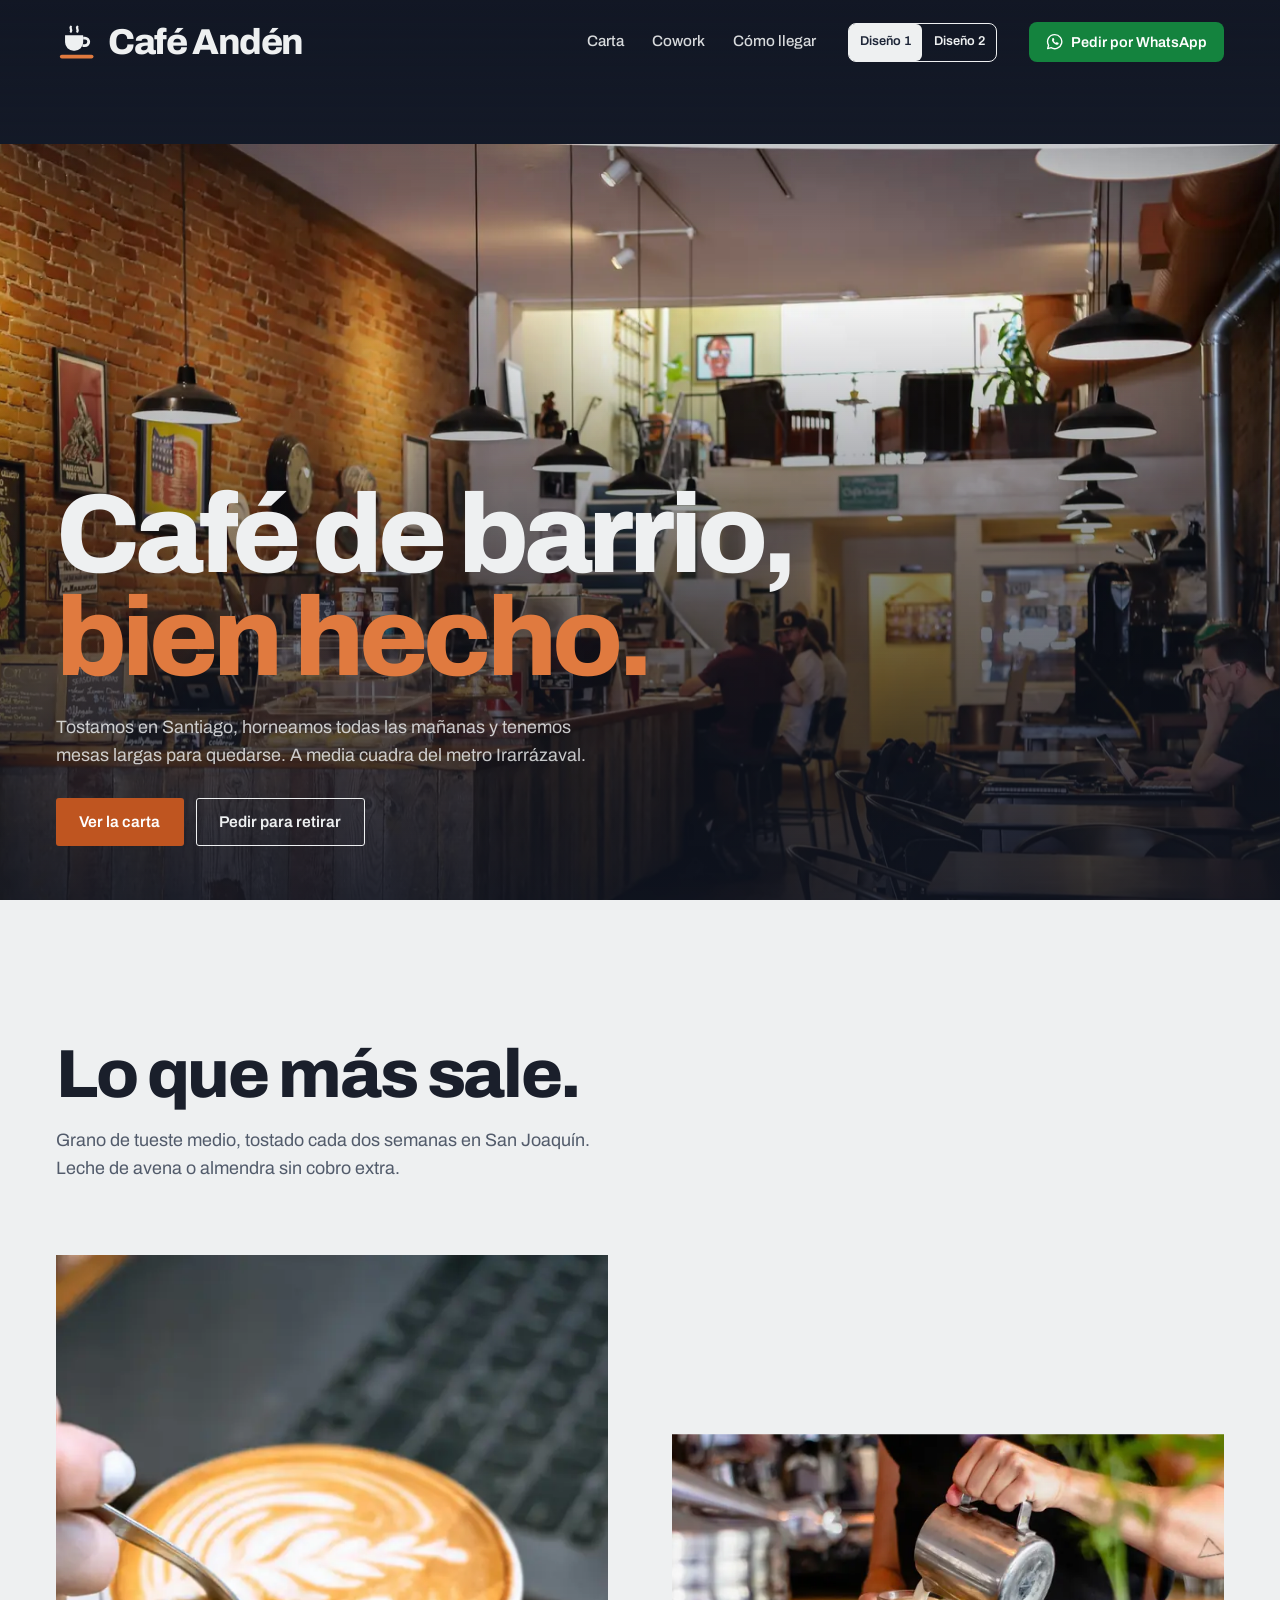
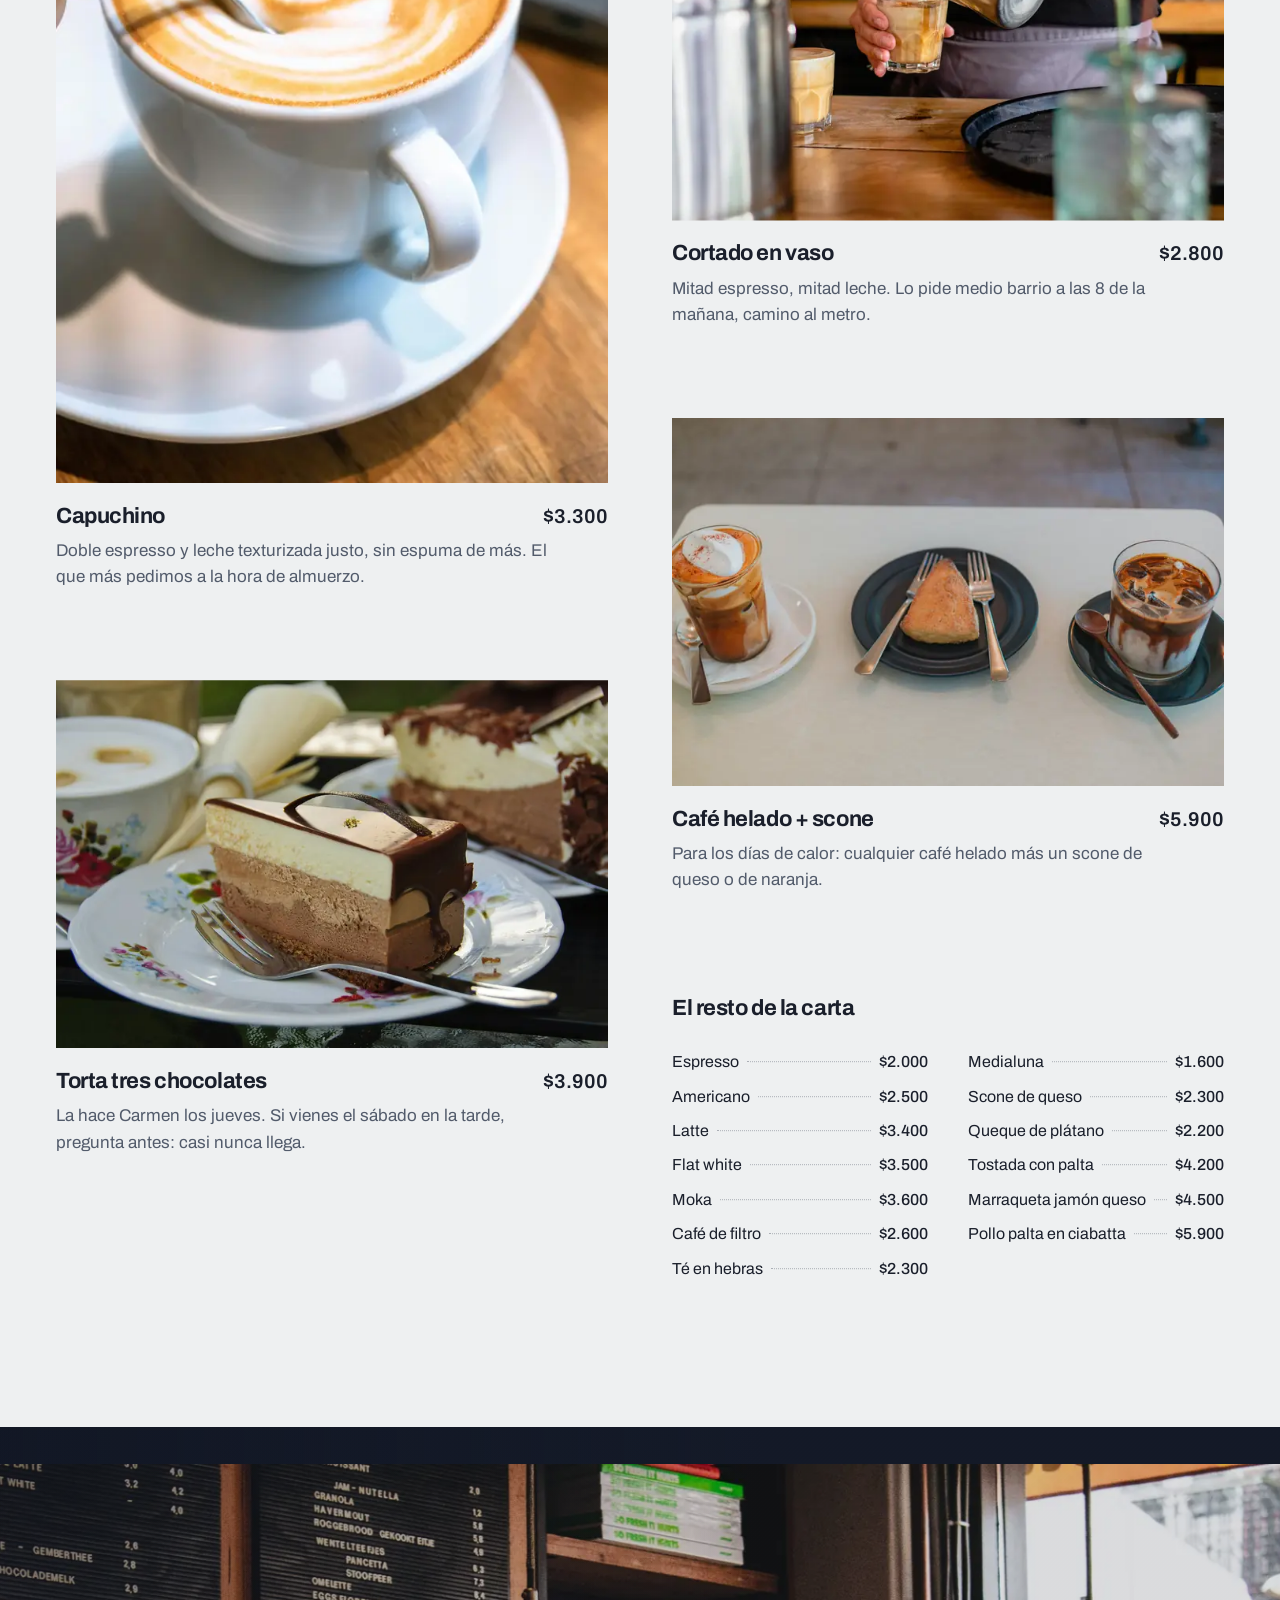
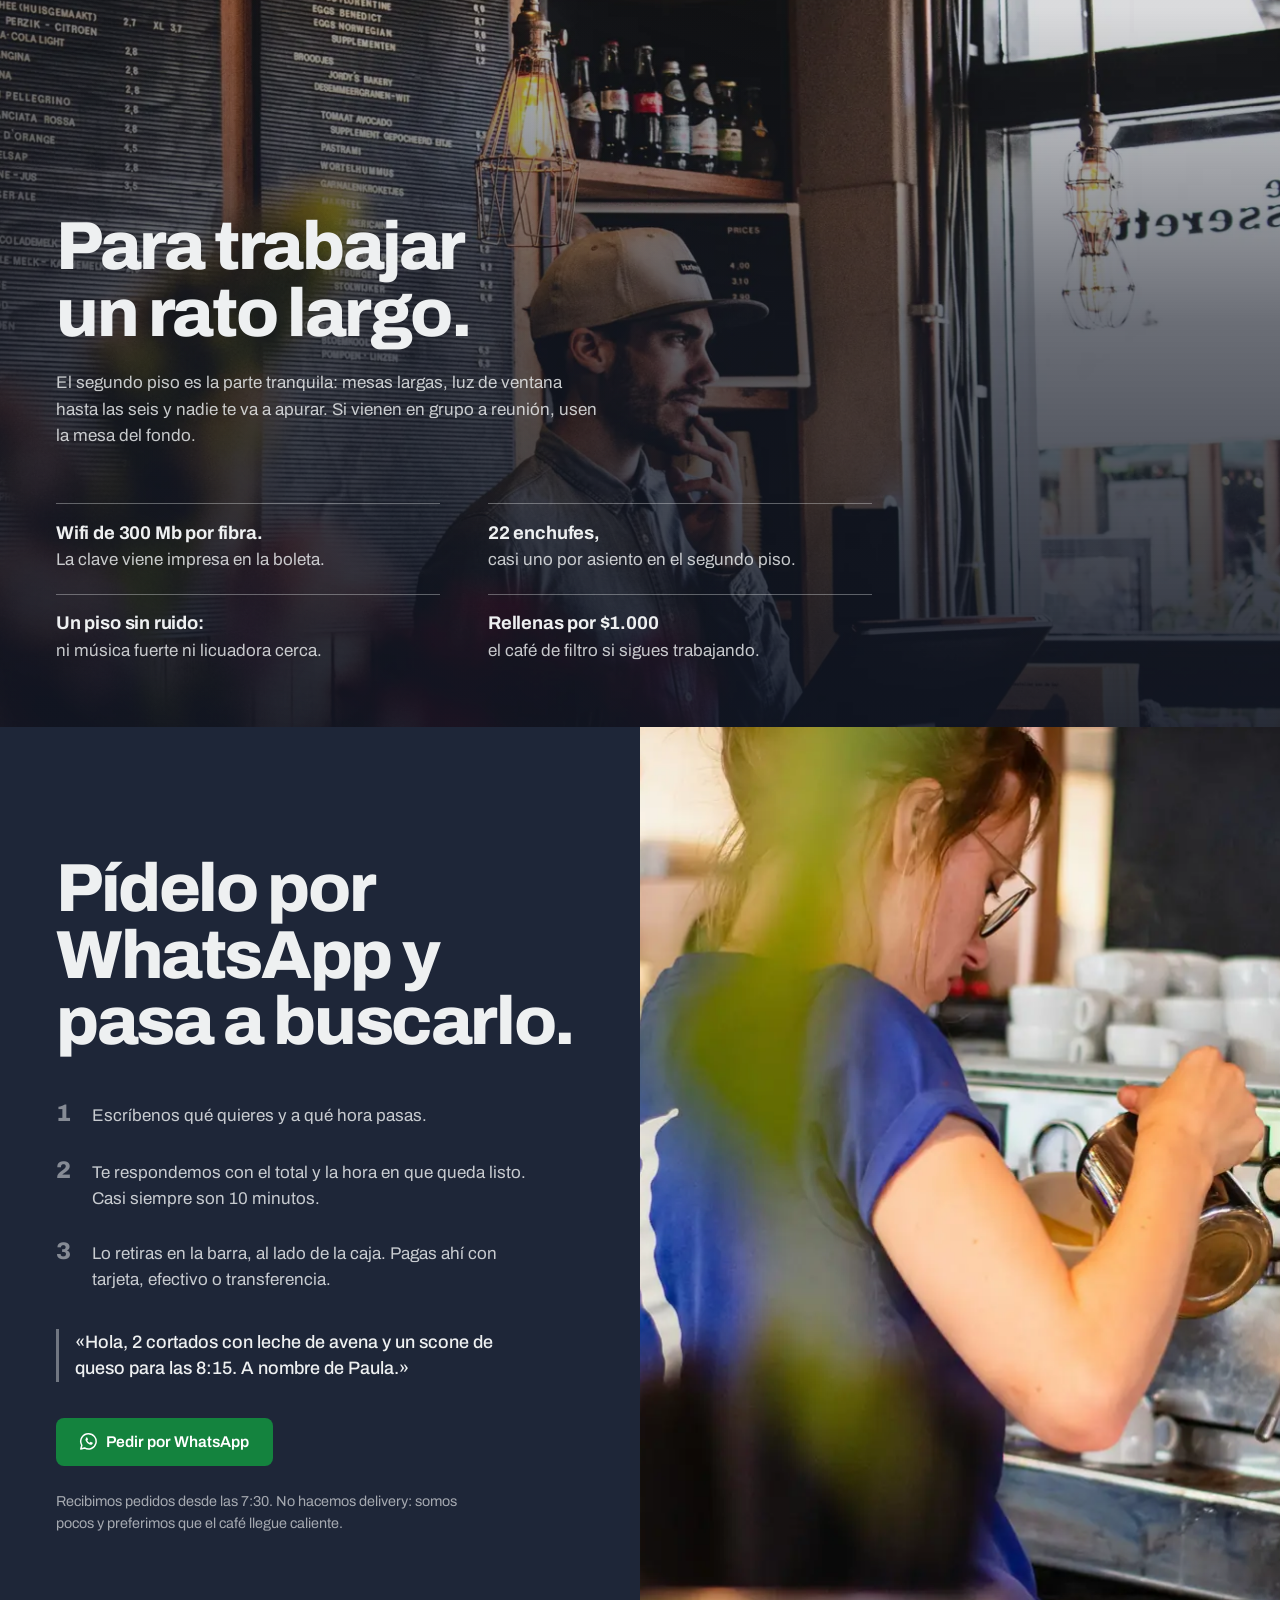
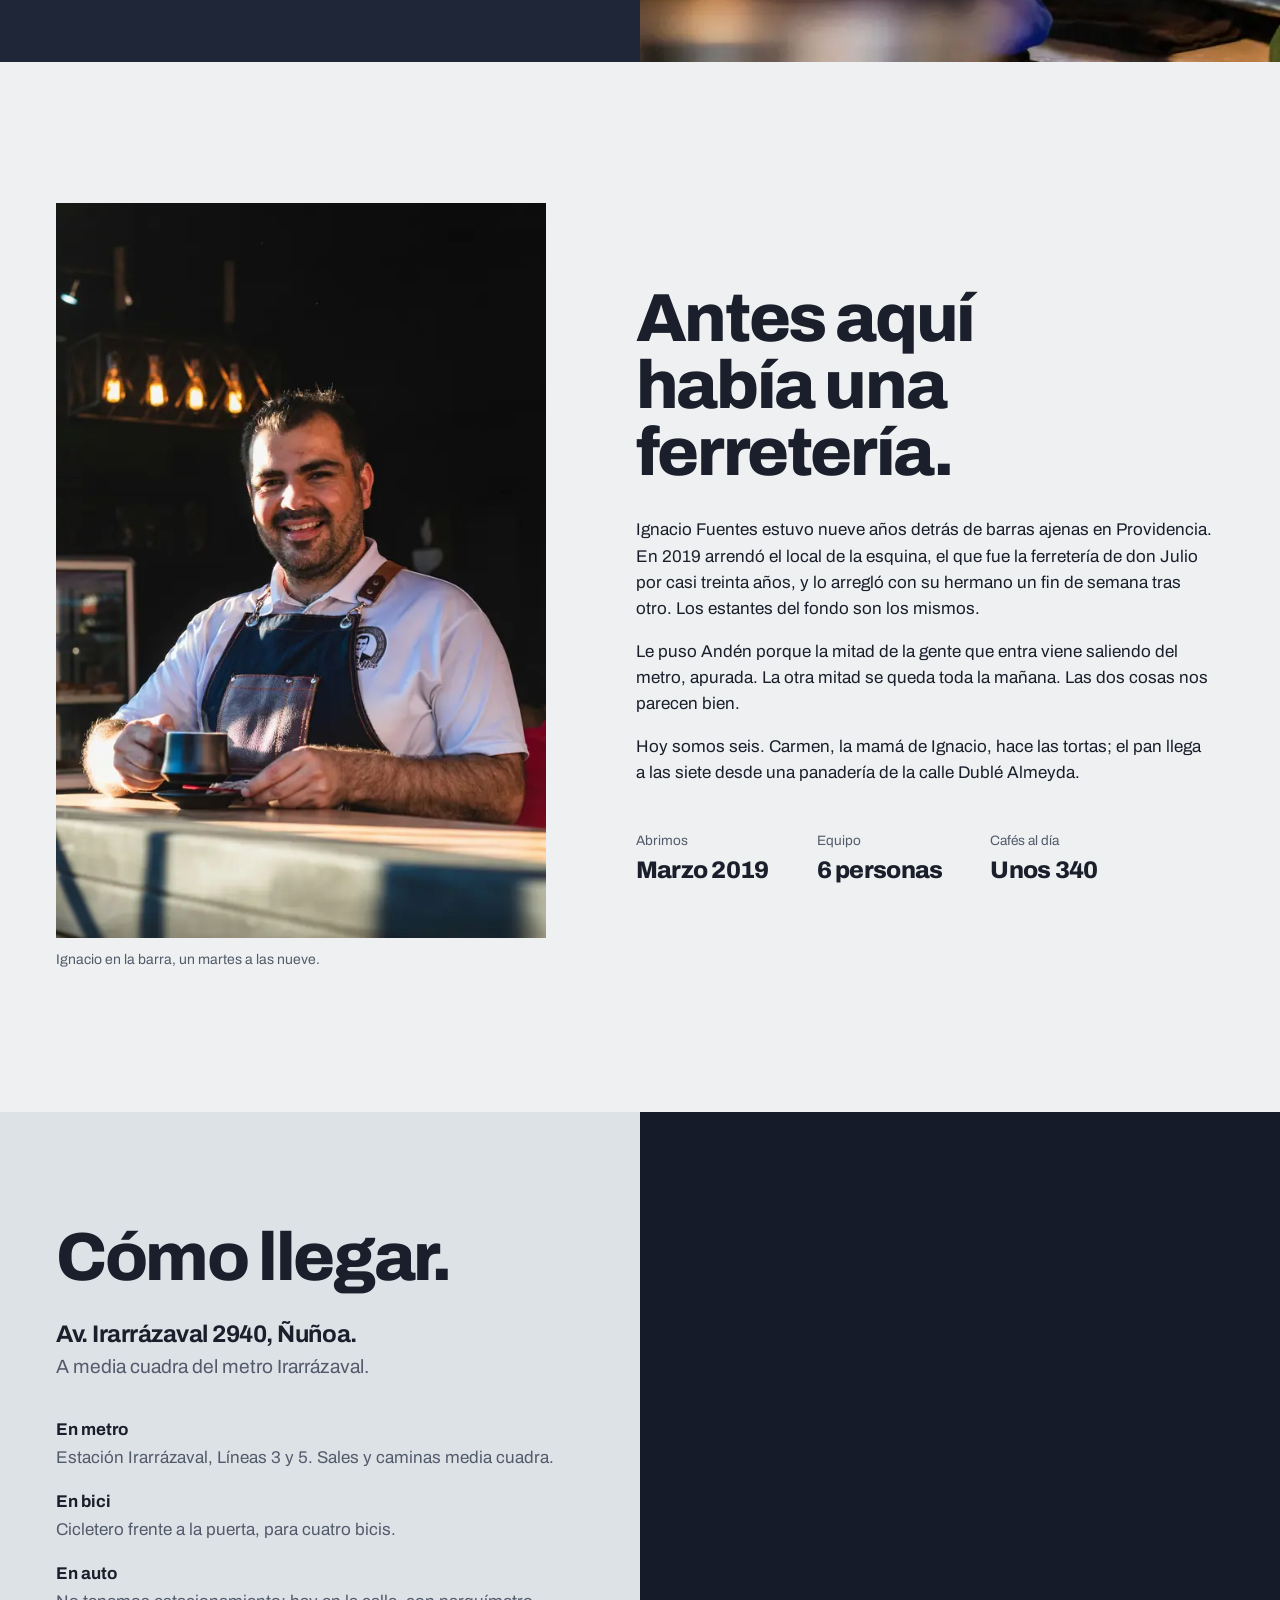
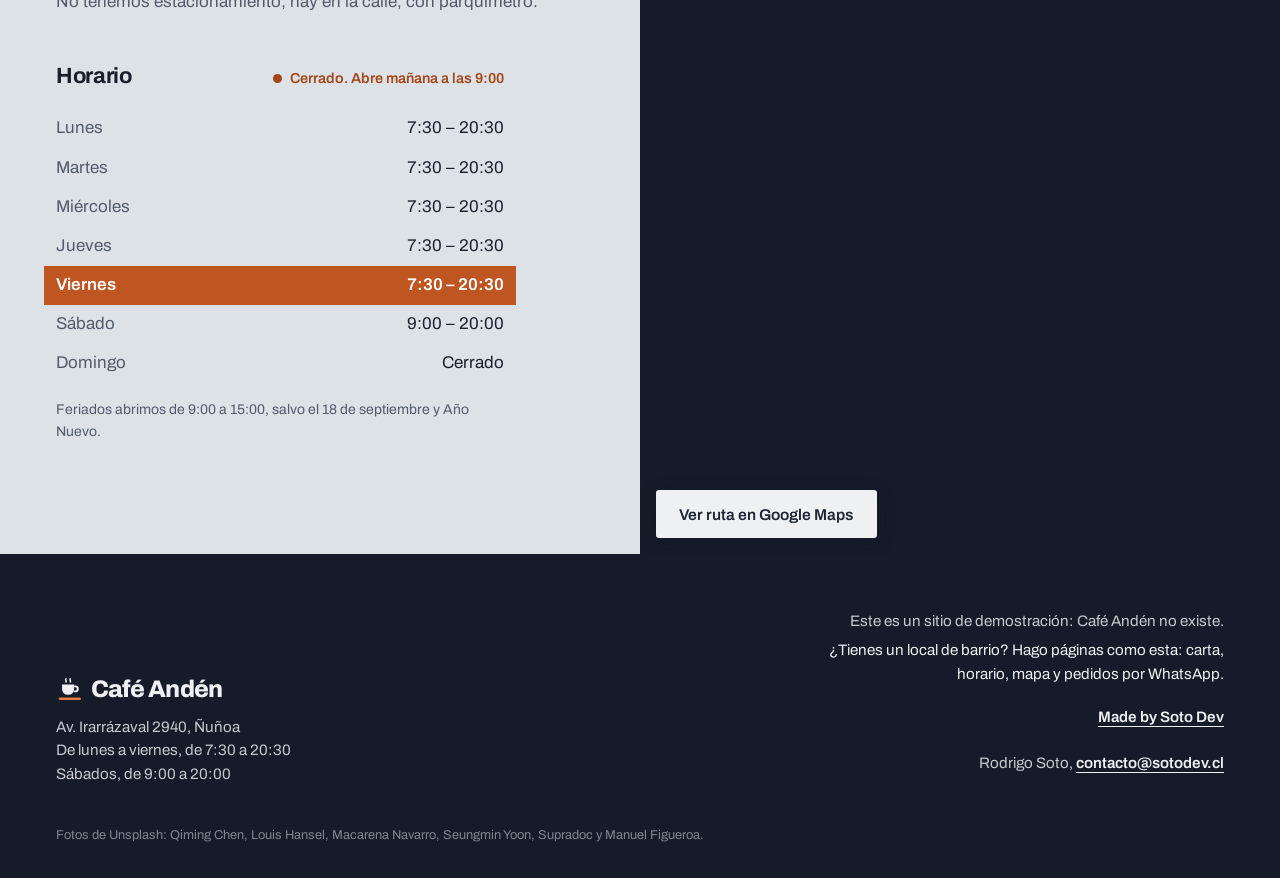
<file: index.html>
<!doctype html>
<html lang="es-CL">
<head>
  <meta charset="utf-8">
  <script>document.documentElement.classList.add('js')</script>
  <meta name="viewport" content="width=device-width, initial-scale=1">
  <title>Café Andén · Café de barrio en Ñuñoa</title>
  <meta name="description" content="Cafetería de barrio a media cuadra del metro Irarrázaval. Café tostado en Santiago, horneado del día, wifi y enchufes, pedidos por WhatsApp para retirar.">
  <meta name="theme-color" content="#1E2638">
  <!-- Fictional business at a real street: keep it out of search results, but let crawlers follow the link to sotodev.cl -->
  <meta name="robots" content="noindex, follow">
  <link rel="icon" href="favicon.svg" type="image/svg+xml">

  <meta property="og:type" content="website">
  <meta property="og:title" content="Café Andén · Café de barrio, bien hecho">
  <meta property="og:description" content="A media cuadra del metro Irarrázaval. Wifi, enchufes y pedidos por WhatsApp para retirar.">
  <meta property="og:image" content="https://cafeteria.sotodev.cl/img/og.jpg">
  <meta property="og:url" content="https://cafeteria.sotodev.cl/">

  <link rel="preconnect" href="https://fonts.googleapis.com">
  <link rel="preconnect" href="https://fonts.gstatic.com" crossorigin>
  <link href="https://fonts.googleapis.com/css2?family=Archivo:wght@400;500;600;700;800&display=swap" rel="stylesheet">
  <link rel="preload" as="image" href="img/local-1600.webp"
        imagesrcset="img/local-960.webp 960w, img/local-1600.webp 1600w, img/local-2400.webp 2400w" imagesizes="100vw">
  <link rel="stylesheet" href="styles.css">
</head>
<body>

  <!-- PORTADA -->
  <header class="hero" id="inicio">
    <img class="hero__img"
         src="img/local-1600.webp"
         srcset="img/local-960.webp 960w, img/local-1600.webp 1600w, img/local-2400.webp 2400w"
         sizes="100vw" width="1600" height="994"
         alt="Interior de Café Andén: barra de madera, muro de ladrillo y mesas con gente trabajando"
         fetchpriority="high">
    <div class="hero__shade" aria-hidden="true"></div>

    <div class="topbar" id="topbar" data-menu>
    <nav class="nav wrap" aria-label="Principal">
      <a class="nav__brand" href="#inicio"><svg class="mark" viewBox="0 0 32 32" aria-hidden="true" focusable="false"><path d="M11.5 4.5c-1 1.2 1 2.2 0 3.6M16.5 4.5c-1 1.2 1 2.2 0 3.6" fill="none" stroke="currentColor" stroke-width="1.8" stroke-linecap="round"/><path d="M7 11h14v5.5a6.5 6.5 0 0 1-6.5 6.5h-1A6.5 6.5 0 0 1 7 16.5z" fill="currentColor"/><path d="M21 13.2h1.4a2.9 2.9 0 0 1 0 5.8h-1.9" fill="none" stroke="currentColor" stroke-width="2.2"/><rect class="mark__edge" x="3" y="26" width="26" height="3" rx="1.5"/></svg><span>Café Andén</span></a>
      <ul class="nav__links" id="nav-links">
        <li><a href="#carta">Carta</a></li>
        <li><a href="#trabajar">Cowork</a></li>
        <li class="nav__extra"><a href="#pedir">Pedir</a></li>
        <li class="nav__extra"><a href="#historia">Historia</a></li>
        <li><a href="#llegar">Cómo llegar</a></li>
      </ul>
      <div class="switch" role="group" aria-label="Elegir diseño">
        <a data-design-link="/" href="/" aria-current="page">Diseño 1</a>
        <a data-design-link="/calido" href="/calido">Diseño 2</a>
      </div>
      <button class="menu-btn" type="button" aria-expanded="false" aria-controls="nav-links" aria-label="Menú"><svg viewBox="0 0 24 24" aria-hidden="true" focusable="false"><path d="M4 7h16M4 12h16M4 17h16" fill="none" stroke="currentColor" stroke-width="2" stroke-linecap="round"/></svg></button>
      <a class="btn btn--wa btn--sm nav__wa js-wa" href="#pedir"><svg class="wa-icon" viewBox="0 0 24 24" aria-hidden="true" focusable="false"><path d="M12 2.2a9.8 9.8 0 0 0-8.4 14.8L2.3 21.7l4.8-1.3A9.8 9.8 0 1 0 12 2.2z" fill="none" stroke="currentColor" stroke-width="1.9" stroke-linejoin="round"/><path d="M8.7 7.3c.2-.4.5-.4.8-.4h.6c.2 0 .4 0 .6.4l.8 1.9c.1.3 0 .5-.1.7l-.5.6c-.2.2-.2.4-.1.6.6 1.1 1.5 2 2.6 2.6.2.1.4.1.6-.1l.6-.7c.2-.2.4-.3.7-.2l1.9.9c.3.1.4.3.4.5 0 .9-.6 2-1.6 2.1-1 .2-2.6 0-4.6-1.6-1.6-1.3-2.6-2.9-2.9-3.8-.4-1.2-.1-2.2.6-2.5z" fill="currentColor"/></svg>Pedir por WhatsApp</a>
    </nav>
    </div>

    <div class="hero__content wrap">
      <h1 class="hero__title"><span class="w" style="--i:0">Café</span> <span class="w" style="--i:1">de</span> <span class="w" style="--i:2">barrio,</span> <span class="hero__accent"><span class="w" style="--i:3">bien</span> <span class="w" style="--i:4">hecho.</span></span></h1>
      <p class="hero__lead">Tostamos en Santiago, horneamos todas las mañanas y tenemos mesas largas para quedarse. A media cuadra del metro Irarrázaval.</p>
      <div class="hero__actions">
        <a class="btn btn--accent" href="#carta">Ver la carta</a>
        <a class="btn btn--outline" href="#pedir">Pedir para retirar</a>
      </div>
    </div>
  </header>

  <main>

    <!-- CARTA -->
    <section class="carta" id="carta" aria-labelledby="carta-title">
      <div class="wrap">
        <div class="sec-head">
          <h2 id="carta-title" class="h2">Lo que más sale.</h2>
          <p class="sec-head__text">Grano de tueste medio, tostado cada dos semanas en San Joaquín. Leche de avena o almendra sin cobro extra.</p>
        </div>

        <div class="destacados">
          <div class="destacados__col">
            <figure class="prod">
              <img src="img/capuchino-600.webp"
                   srcset="img/capuchino-600.webp 600w, img/capuchino-1100.webp 1100w"
                   sizes="(min-width: 860px) 46vw, 100vw" width="600" height="900" loading="lazy"
                   alt="Capuchino con arte latte en taza blanca, junto a un notebook">
              <figcaption>
                <div class="prod__row"><h3 class="prod__name">Capuchino</h3><span class="prod__price">$3.300</span></div>
                <p class="prod__desc">Doble espresso y leche texturizada justo, sin espuma de más. El que más pedimos a la hora de almuerzo.</p>
              </figcaption>
            </figure>

            <figure class="prod">
              <img src="img/torta-700.webp"
                   srcset="img/torta-700.webp 700w, img/torta-1300.webp 1300w"
                   sizes="(min-width: 860px) 46vw, 100vw" width="700" height="467" loading="lazy"
                   alt="Porción de torta tres chocolates con cobertura brillante">
              <figcaption>
                <div class="prod__row"><h3 class="prod__name">Torta tres chocolates</h3><span class="prod__price">$3.900</span></div>
                <p class="prod__desc">La hace Carmen los jueves. Si vienes el sábado en la tarde, pregunta antes: casi nunca llega.</p>
              </figcaption>
            </figure>
          </div>

          <div class="destacados__col destacados__col--offset">
            <figure class="prod">
              <img src="img/cortado-700.webp"
                   srcset="img/cortado-700.webp 700w, img/cortado-1300.webp 1300w"
                   sizes="(min-width: 860px) 46vw, 100vw" width="700" height="490" loading="lazy"
                   alt="Barista sirviendo leche en un cortado en vaso de vidrio">
              <figcaption>
                <div class="prod__row"><h3 class="prod__name">Cortado en vaso</h3><span class="prod__price">$2.800</span></div>
                <p class="prod__desc">Mitad espresso, mitad leche. Lo pide medio barrio a las 8 de la mañana, camino al metro.</p>
              </figcaption>
            </figure>

            <figure class="prod">
              <img src="img/helado-scone-700.webp"
                   srcset="img/helado-scone-700.webp 700w, img/helado-scone-1300.webp 1300w"
                   sizes="(min-width: 860px) 46vw, 100vw" width="700" height="467" loading="lazy"
                   alt="Moka helado con crema, scone en plato negro y café helado con leche">
              <figcaption>
                <div class="prod__row"><h3 class="prod__name">Café helado + scone</h3><span class="prod__price">$5.900</span></div>
                <p class="prod__desc">Para los días de calor: cualquier café helado más un scone de queso o de naranja.</p>
              </figcaption>
            </figure>

            <div class="menu">
              <h3 class="menu__title">El resto de la carta</h3>
              <div class="menu__groups">
                <ul class="menu__list" aria-label="Café y bebidas">
                  <li><span>Espresso</span><i></i><span>$2.000</span></li>
                  <li><span>Americano</span><i></i><span>$2.500</span></li>
                  <li><span>Latte</span><i></i><span>$3.400</span></li>
                  <li><span>Flat white</span><i></i><span>$3.500</span></li>
                  <li><span>Moka</span><i></i><span>$3.600</span></li>
                  <li><span>Café de filtro</span><i></i><span>$2.600</span></li>
                  <li><span>Té en hebras</span><i></i><span>$2.300</span></li>
                </ul>
                <ul class="menu__list" aria-label="Para comer">
                  <li><span>Medialuna</span><i></i><span>$1.600</span></li>
                  <li><span>Scone de queso</span><i></i><span>$2.300</span></li>
                  <li><span>Queque de plátano</span><i></i><span>$2.200</span></li>
                  <li><span>Tostada con palta</span><i></i><span>$4.200</span></li>
                  <li><span>Marraqueta jamón queso</span><i></i><span>$4.500</span></li>
                  <li><span>Pollo palta en ciabatta</span><i></i><span>$5.900</span></li>
                </ul>
              </div>
            </div>
          </div>
        </div>
      </div>
    </section>

    <!-- PARA TRABAJAR -->
    <section class="bleed" id="trabajar" aria-labelledby="trabajar-title">
      <img class="bleed__img"
           src="img/barra-1600.webp"
           srcset="img/barra-960.webp 960w, img/barra-1600.webp 1600w, img/barra-2400.webp 2400w"
           sizes="100vw" width="1600" height="1117" loading="lazy"
           alt="Barista en la barra frente a la pizarra con la carta y una ventana grande">
      <div class="bleed__shade" aria-hidden="true"></div>
      <div class="bleed__content wrap">
        <h2 id="trabajar-title" class="h2">Para trabajar<br>un rato largo.</h2>
        <p class="bleed__lead">El segundo piso es la parte tranquila: mesas largas, luz de ventana hasta las seis y nadie te va a apurar. Si vienen en grupo a reunión, usen la mesa del fondo.</p>
        <ul class="datos">
          <li><strong>Wifi de 300 Mb por fibra.</strong> La clave viene impresa en la boleta.</li>
          <li><strong>22 enchufes,</strong> casi uno por asiento en el segundo piso.</li>
          <li><strong>Un piso sin ruido:</strong> ni música fuerte ni licuadora cerca.</li>
          <li><strong>Rellenas por $1.000</strong> el café de filtro si sigues trabajando.</li>
        </ul>
      </div>
    </section>

    <!-- PEDIDOS POR WHATSAPP -->
    <section class="pedir" id="pedir" aria-labelledby="pedir-title">
      <div class="pedir__grid">
        <div class="pedir__text">
          <h2 id="pedir-title" class="h2">Pídelo por WhatsApp y pasa a buscarlo.</h2>
          <ol class="pasos">
            <li><span class="pasos__n">1</span><p>Escríbenos qué quieres y a qué hora pasas.</p></li>
            <li><span class="pasos__n">2</span><p>Te respondemos con el total y la hora en que queda listo. Casi siempre son 10 minutos.</p></li>
            <li><span class="pasos__n">3</span><p>Lo retiras en la barra, al lado de la caja. Pagas ahí con tarjeta, efectivo o transferencia.</p></li>
          </ol>
          <p class="pedir__ejemplo">«Hola, 2 cortados con leche de avena y un scone de queso para las 8:15. A nombre de Paula.»</p>
          <a class="btn btn--wa js-wa" href="#pedir"><svg class="wa-icon" viewBox="0 0 24 24" aria-hidden="true" focusable="false"><path d="M12 2.2a9.8 9.8 0 0 0-8.4 14.8L2.3 21.7l4.8-1.3A9.8 9.8 0 1 0 12 2.2z" fill="none" stroke="currentColor" stroke-width="1.9" stroke-linejoin="round"/><path d="M8.7 7.3c.2-.4.5-.4.8-.4h.6c.2 0 .4 0 .6.4l.8 1.9c.1.3 0 .5-.1.7l-.5.6c-.2.2-.2.4-.1.6.6 1.1 1.5 2 2.6 2.6.2.1.4.1.6-.1l.6-.7c.2-.2.4-.3.7-.2l1.9.9c.3.1.4.3.4.5 0 .9-.6 2-1.6 2.1-1 .2-2.6 0-4.6-1.6-1.6-1.3-2.6-2.9-2.9-3.8-.4-1.2-.1-2.2.6-2.5z" fill="currentColor"/></svg>Pedir por WhatsApp</a>
          <p class="pedir__nota">Recibimos pedidos desde las 7:30. No hacemos delivery: somos pocos y preferimos que el café llegue caliente.</p>
        </div>
        <div class="pedir__foto">
          <img src="img/barista-800.webp"
               srcset="img/barista-800.webp 800w, img/barista-1400.webp 1400w, img/barista-2000.webp 2000w"
               sizes="(min-width: 860px) 150vh, 100vw" width="800" height="533" loading="lazy"
               alt="Barista preparando un café en la máquina de espresso, con tazas apiladas detrás">
        </div>
      </div>
    </section>

    <!-- HISTORIA -->
    <section class="historia" id="historia" aria-labelledby="historia-title">
      <div class="wrap historia__grid">
        <figure class="historia__foto">
          <img src="img/ignacio-600.webp"
               srcset="img/ignacio-600.webp 600w, img/ignacio-1100.webp 1100w"
               sizes="(min-width: 860px) 40vw, 100vw" width="600" height="900" loading="lazy"
               alt="Ignacio, dueño de Café Andén, sonriendo en la barra con una taza en la mano">
          <figcaption>Ignacio en la barra, un martes a las nueve.</figcaption>
        </figure>
        <div class="historia__text">
          <h2 id="historia-title" class="h2">Antes aquí había una ferretería.</h2>
          <p>Ignacio Fuentes estuvo nueve años detrás de barras ajenas en Providencia. En 2019 arrendó el local de la esquina, el que fue la ferretería de don Julio por casi treinta años, y lo arregló con su hermano un fin de semana tras otro. Los estantes del fondo son los mismos.</p>
          <p>Le puso Andén porque la mitad de la gente que entra viene saliendo del metro, apurada. La otra mitad se queda toda la mañana. Las dos cosas nos parecen bien.</p>
          <p>Hoy somos seis. Carmen, la mamá de Ignacio, hace las tortas; el pan llega a las siete desde una panadería de la calle Dublé Almeyda.</p>
          <dl class="historia__datos">
            <div><dt>Abrimos</dt><dd>Marzo 2019</dd></div>
            <div><dt>Equipo</dt><dd>6 personas</dd></div>
            <div><dt>Cafés al día</dt><dd>Unos 340</dd></div>
          </dl>
        </div>
      </div>
    </section>

    <!-- CÓMO LLEGAR -->
    <section class="llegar" id="llegar" aria-labelledby="llegar-title">
      <div class="llegar__grid">
        <div class="llegar__info">
          <h2 id="llegar-title" class="h2">Cómo llegar.</h2>
          <p class="llegar__dir">Av. Irarrázaval 2940, Ñuñoa.<br><span>A media cuadra del metro Irarrázaval.</span></p>

          <dl class="llegar__como">
            <div><dt>En metro</dt><dd>Estación Irarrázaval, Líneas 3 y 5. Sales y caminas media cuadra.</dd></div>
            <div><dt>En bici</dt><dd>Cicletero frente a la puerta, para cuatro bicis.</dd></div>
            <div><dt>En auto</dt><dd>No tenemos estacionamiento; hay en la calle, con parquímetro.</dd></div>
          </dl>

          <div class="llegar__horario">
          <div class="llegar__horario-head">
            <h3 class="h3">Horario</h3>
            <p class="estado" id="estado" data-estado hidden></p>
          </div>
          <ul class="horario" id="horario">
            <li data-days="1"><span>Lunes</span><span>7:30 – 20:30</span></li>
            <li data-days="2"><span>Martes</span><span>7:30 – 20:30</span></li>
            <li data-days="3"><span>Miércoles</span><span>7:30 – 20:30</span></li>
            <li data-days="4"><span>Jueves</span><span>7:30 – 20:30</span></li>
            <li data-days="5"><span>Viernes</span><span>7:30 – 20:30</span></li>
            <li data-days="6"><span>Sábado</span><span>9:00 – 20:00</span></li>
            <li data-days="0"><span>Domingo</span><span>Cerrado</span></li>
          </ul>
          <p class="llegar__nota">Feriados abrimos de 9:00 a 15:00, salvo el 18 de septiembre y Año Nuevo.</p>
          </div>
        </div>

        <div class="mapa" id="mapa">
          <img class="mapa__fallback"
               src="img/local-960.webp"
               srcset="img/local-960.webp 960w, img/local-1600.webp 1600w, img/local-2400.webp 2400w"
               sizes="(min-width: 860px) 165vh, 700px" width="960" height="597" loading="lazy"
               alt="Interior de Café Andén">
          <iframe class="mapa__frame" title="Mapa: Café Andén, a media cuadra del metro Irarrázaval"
                  data-src="https://www.google.com/maps/embed/v1/place?key=__GOOGLE_MAPS_API_KEY__&amp;q=Metro+Irarr%C3%A1zaval,+%C3%91u%C3%B1oa&amp;zoom=16&amp;language=es&amp;region=CL"
                  loading="lazy" referrerpolicy="strict-origin-when-cross-origin" allowfullscreen></iframe>
          <a class="btn btn--light mapa__btn" href="https://www.google.com/maps/dir/?api=1&amp;destination=Metro+Irarr%C3%A1zaval+%C3%91u%C3%B1oa" target="_blank" rel="noopener">Ver ruta en Google Maps</a>
        </div>
      </div>
    </section>

  </main>

  <footer class="footer">
    <div class="wrap footer__grid">
      <div>
        <p class="footer__brand"><svg class="mark" viewBox="0 0 32 32" aria-hidden="true" focusable="false"><path d="M11.5 4.5c-1 1.2 1 2.2 0 3.6M16.5 4.5c-1 1.2 1 2.2 0 3.6" fill="none" stroke="currentColor" stroke-width="1.8" stroke-linecap="round"/><path d="M7 11h14v5.5a6.5 6.5 0 0 1-6.5 6.5h-1A6.5 6.5 0 0 1 7 16.5z" fill="currentColor"/><path d="M21 13.2h1.4a2.9 2.9 0 0 1 0 5.8h-1.9" fill="none" stroke="currentColor" stroke-width="2.2"/><rect class="mark__edge" x="3" y="26" width="26" height="3" rx="1.5"/></svg><span>Café Andén</span></p>
        <p>Av. Irarrázaval 2940, Ñuñoa<br>De lunes a viernes, de 7:30 a 20:30<br>Sábados, de 9:00 a 20:00</p>
      </div>
      <div class="footer__demo">
        <p>Este es un sitio de demostración: Café Andén no existe.</p>
        <p class="footer__pitch">¿Tienes un local de barrio? Hago páginas como esta: carta, horario, mapa y pedidos por WhatsApp.</p>
        <p><a href="https://sotodev.cl" target="_blank" rel="noopener">Made by Soto Dev</a></p>
        <p class="footer__dev">Rodrigo Soto, <a href="mailto:contacto@sotodev.cl?subject=Consulta%20por%20un%20proyecto">contacto@sotodev.cl</a></p>
      </div>
    </div>
    <div class="wrap footer__credits">
      Fotos de Unsplash: Qiming Chen, Louis Hansel, Macarena Navarro, Seungmin Yoon, Supradoc y Manuel Figueroa.
    </div>
  </footer>

  <a class="wa-bar js-wa" id="wa-bar" href="#pedir" aria-hidden="true" tabindex="-1"><svg class="wa-icon" viewBox="0 0 24 24" aria-hidden="true" focusable="false"><path d="M12 2.2a9.8 9.8 0 0 0-8.4 14.8L2.3 21.7l4.8-1.3A9.8 9.8 0 1 0 12 2.2z" fill="none" stroke="currentColor" stroke-width="1.9" stroke-linejoin="round"/><path d="M8.7 7.3c.2-.4.5-.4.8-.4h.6c.2 0 .4 0 .6.4l.8 1.9c.1.3 0 .5-.1.7l-.5.6c-.2.2-.2.4-.1.6.6 1.1 1.5 2 2.6 2.6.2.1.4.1.6-.1l.6-.7c.2-.2.4-.3.7-.2l1.9.9c.3.1.4.3.4.5 0 .9-.6 2-1.6 2.1-1 .2-2.6 0-4.6-1.6-1.6-1.3-2.6-2.9-2.9-3.8-.4-1.2-.1-2.2.6-2.5z" fill="currentColor"/></svg>Pedir por WhatsApp</a>

  <script type="module" src="main.js"></script>
</body>
</html>
</file>
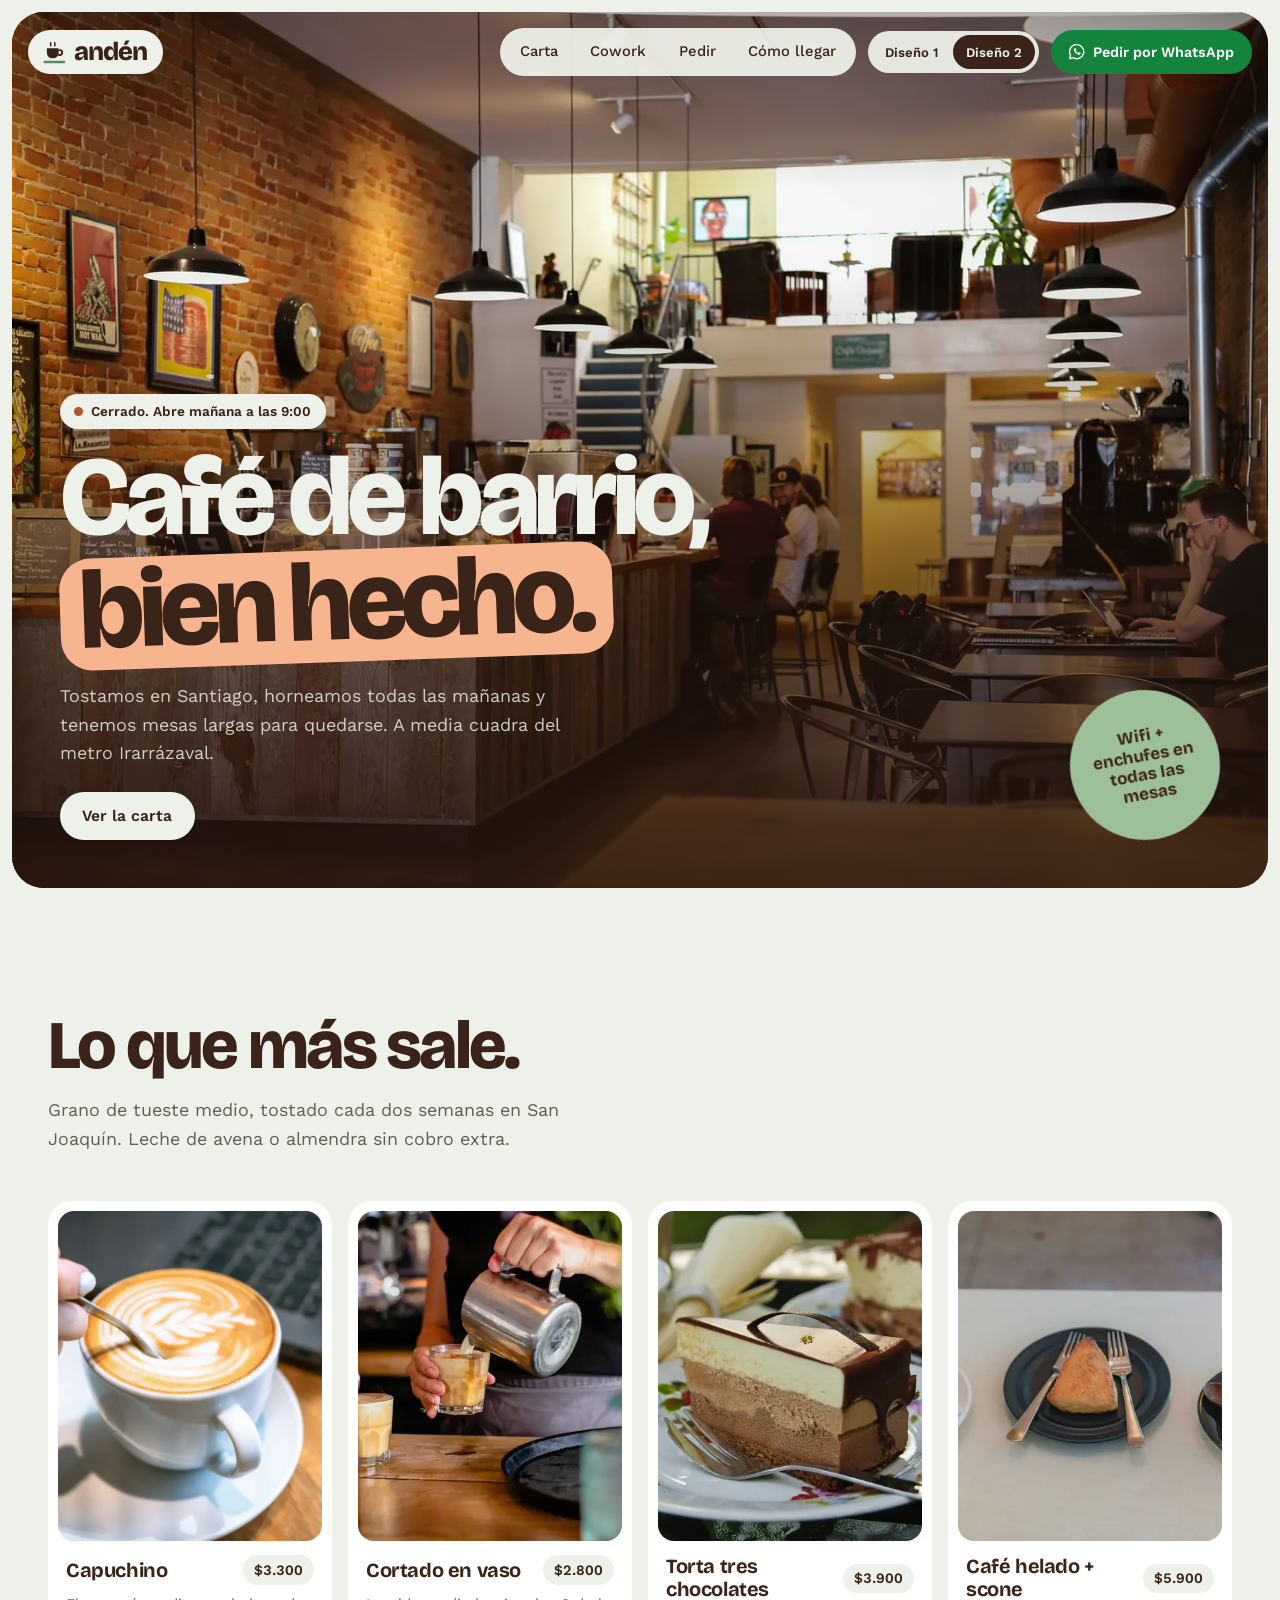
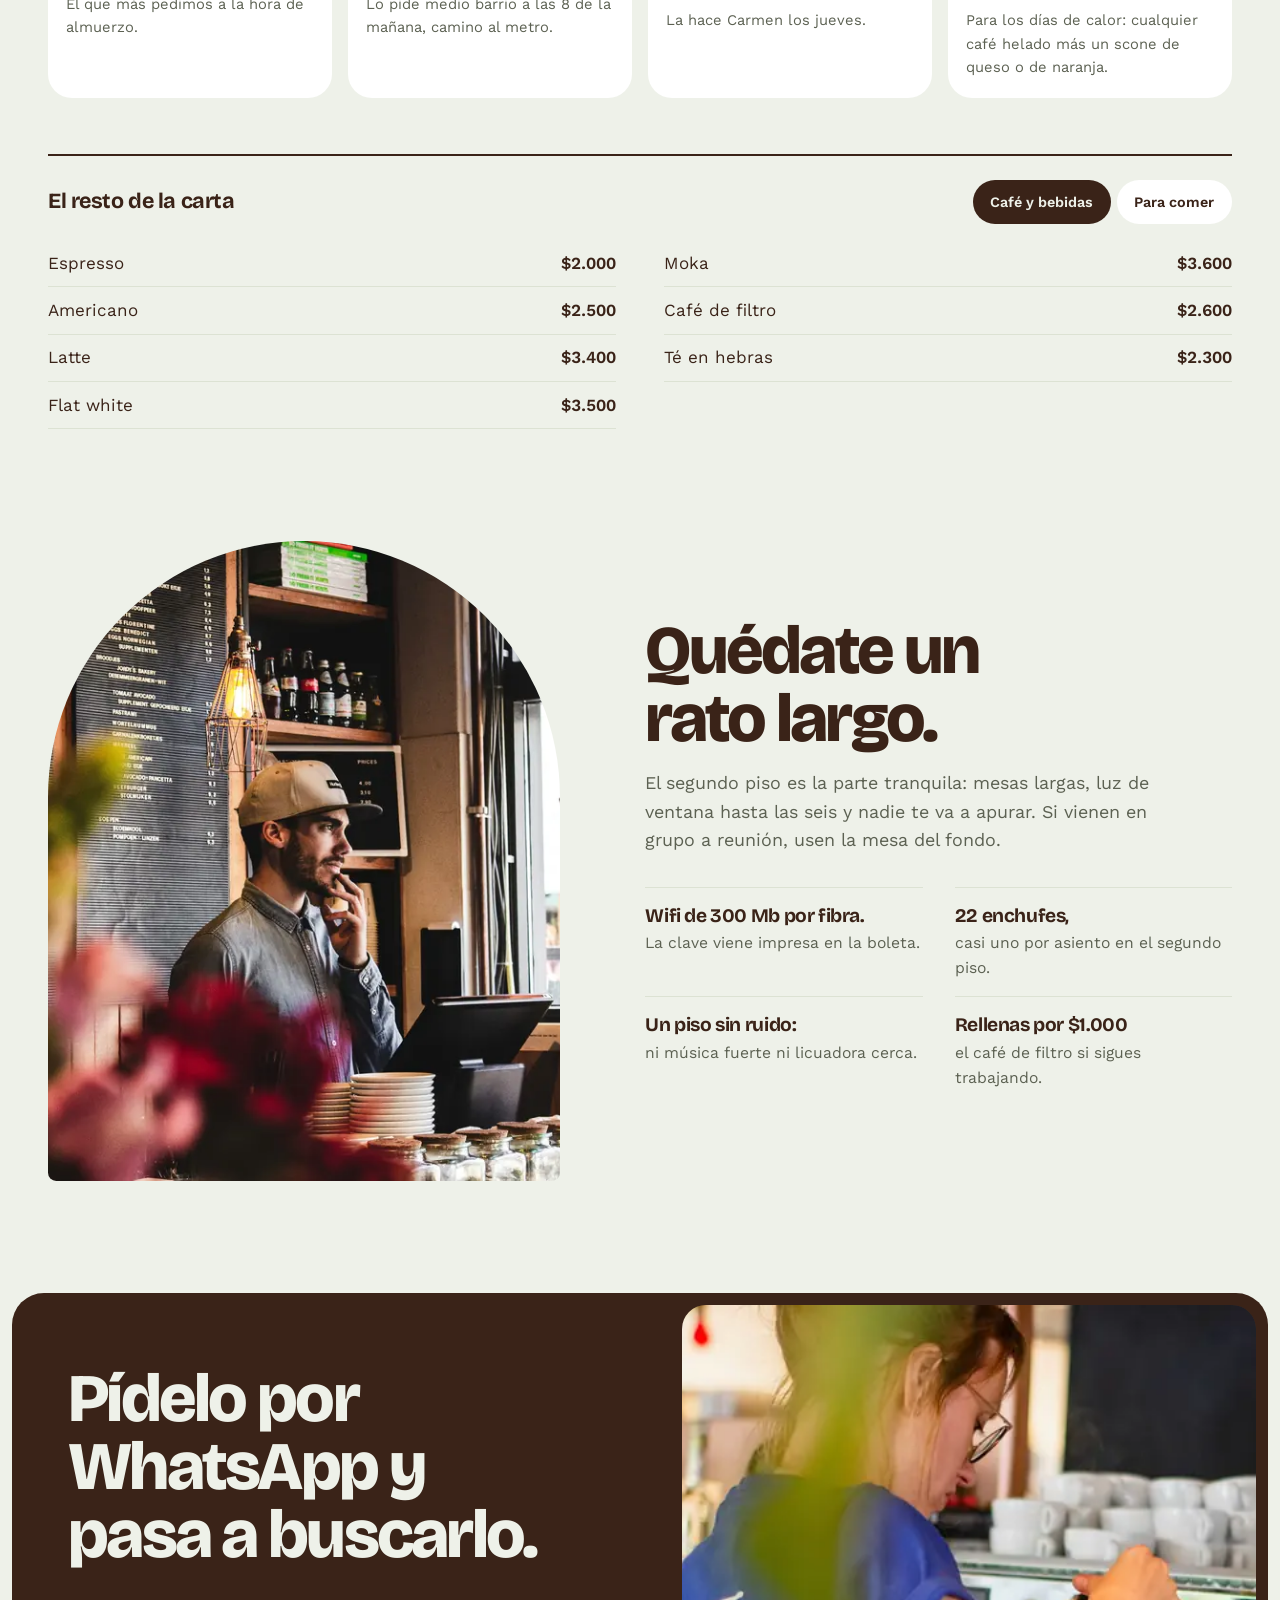
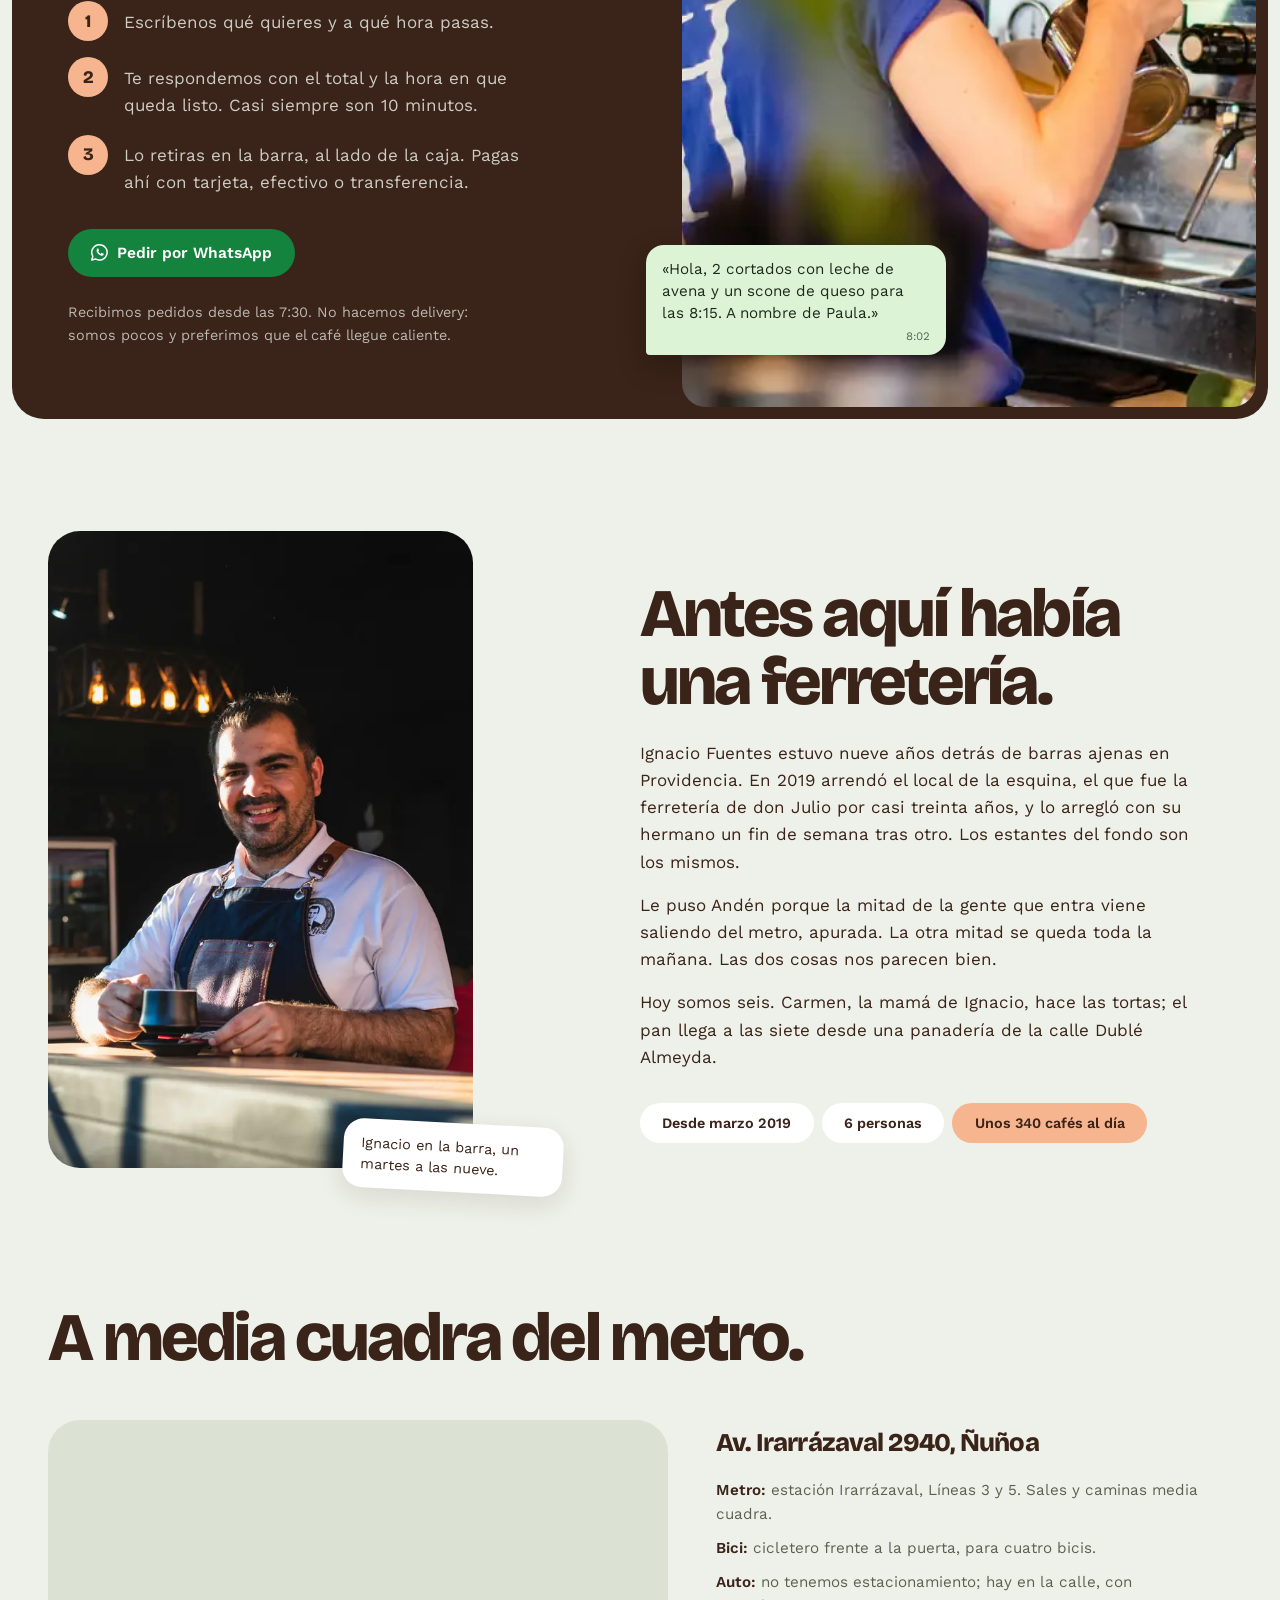
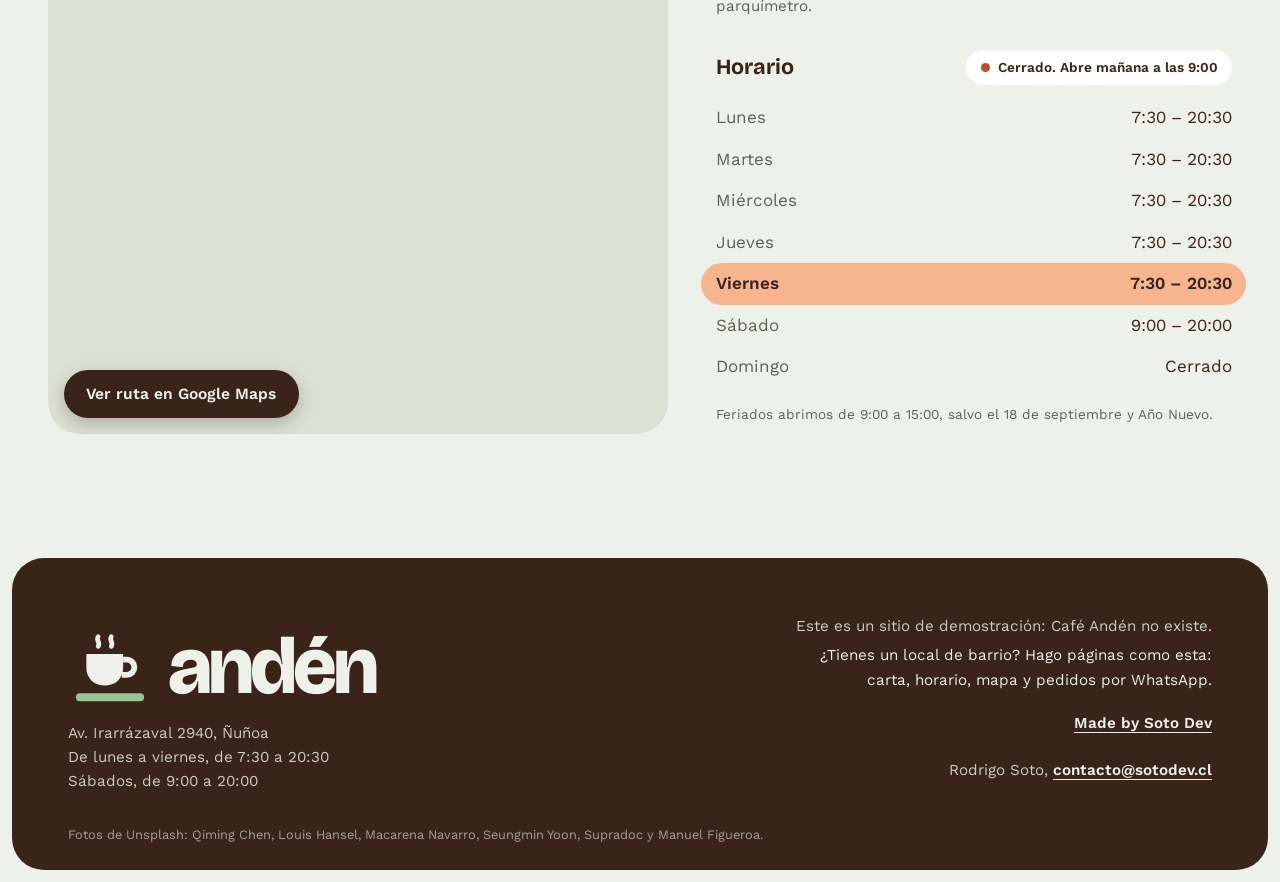
<file: calido.html>
<!doctype html>
<html lang="es-CL">
<head>
  <meta charset="utf-8">
  <script>document.documentElement.classList.add('js')</script>
  <meta name="viewport" content="width=device-width, initial-scale=1">
  <title>Café Andén · Café de barrio en Ñuñoa</title>
  <meta name="description" content="Cafetería de barrio a media cuadra del metro Irarrázaval. Café tostado en Santiago, horneado del día, wifi y enchufes, pedidos por WhatsApp para retirar.">
  <meta name="theme-color" content="#3A2318">
  <!-- Fictional business at a real street: keep it out of search results, but let crawlers follow the link to sotodev.cl -->
  <meta name="robots" content="noindex, follow">
  <link rel="icon" href="favicon.svg" type="image/svg+xml">

  <meta property="og:type" content="website">
  <meta property="og:title" content="Café Andén · Café de barrio, bien hecho">
  <meta property="og:description" content="A media cuadra del metro Irarrázaval. Wifi, enchufes y pedidos por WhatsApp para retirar.">
  <meta property="og:image" content="https://cafeteria.sotodev.cl/img/og.jpg">
  <meta property="og:url" content="https://cafeteria.sotodev.cl/calido">

  <link rel="preconnect" href="https://fonts.googleapis.com">
  <link rel="preconnect" href="https://fonts.gstatic.com" crossorigin>
  <link href="https://fonts.googleapis.com/css2?family=Bricolage+Grotesque:opsz,wght@12..96,400..800&family=Work+Sans:wght@400;500;600&display=swap" rel="stylesheet">
  <link rel="preload" as="image" href="img/local-1600.webp"
        imagesrcset="img/local-960.webp 960w, img/local-1600.webp 1600w, img/local-2400.webp 2400w" imagesizes="100vw">
  <link rel="stylesheet" href="calido.css">
</head>
<body>

  <!-- fixed nav: outside the hero so it stacks above every section -->
  <nav class="nav" aria-label="Principal" data-menu>
    <a class="nav__logo" href="#inicio"><svg class="mark" viewBox="0 0 32 32" aria-hidden="true" focusable="false"><path d="M11.5 4.5c-1 1.2 1 2.2 0 3.6M16.5 4.5c-1 1.2 1 2.2 0 3.6" fill="none" stroke="currentColor" stroke-width="1.8" stroke-linecap="round"/><path d="M7 11h14v5.5a6.5 6.5 0 0 1-6.5 6.5h-1A6.5 6.5 0 0 1 7 16.5z" fill="currentColor"/><path d="M21 13.2h1.4a2.9 2.9 0 0 1 0 5.8h-1.9" fill="none" stroke="currentColor" stroke-width="2.2"/><rect class="mark__edge" x="3" y="26" width="26" height="3" rx="1.5"/></svg><span>andén</span></a>
    <ul class="nav__links" id="nav-links">
      <li><a href="#carta">Carta</a></li>
      <li><a href="#trabajar">Cowork</a></li>
      <li><a href="#pedir">Pedir</a></li>
      <li class="nav__extra"><a href="#historia">Historia</a></li>
      <li><a href="#llegar">Cómo llegar</a></li>
    </ul>
    <div class="switch" role="group" aria-label="Elegir diseño">
      <a data-design-link="/" href="/">Diseño 1</a>
      <a data-design-link="/calido" href="/calido" aria-current="page">Diseño 2</a>
    </div>
    <button class="menu-btn" type="button" aria-expanded="false" aria-controls="nav-links" aria-label="Menú"><svg viewBox="0 0 24 24" aria-hidden="true" focusable="false"><path d="M4 7h16M4 12h16M4 17h16" fill="none" stroke="currentColor" stroke-width="2" stroke-linecap="round"/></svg></button>
    <a class="pill pill--wa pill--sm nav__wa js-wa" href="#pedir"><svg class="wa-icon" viewBox="0 0 24 24" aria-hidden="true" focusable="false"><path d="M12 2.2a9.8 9.8 0 0 0-8.4 14.8L2.3 21.7l4.8-1.3A9.8 9.8 0 1 0 12 2.2z" fill="none" stroke="currentColor" stroke-width="1.9" stroke-linejoin="round"/><path d="M8.7 7.3c.2-.4.5-.4.8-.4h.6c.2 0 .4 0 .6.4l.8 1.9c.1.3 0 .5-.1.7l-.5.6c-.2.2-.2.4-.1.6.6 1.1 1.5 2 2.6 2.6.2.1.4.1.6-.1l.6-.7c.2-.2.4-.3.7-.2l1.9.9c.3.1.4.3.4.5 0 .9-.6 2-1.6 2.1-1 .2-2.6 0-4.6-1.6-1.6-1.3-2.6-2.9-2.9-3.8-.4-1.2-.1-2.2.6-2.5z" fill="currentColor"/></svg>Pedir por WhatsApp</a>
  </nav>

  <!-- PORTADA -->
  <header class="hero" id="inicio">
    <div class="hero__frame">
      <img class="hero__img"
           src="img/local-1600.webp"
           srcset="img/local-960.webp 960w, img/local-1600.webp 1600w, img/local-2400.webp 2400w"
           sizes="100vw" width="1600" height="994"
           alt="Interior de Café Andén: barra de madera, muro de ladrillo y mesas con gente trabajando"
           fetchpriority="high">


      <div class="hero__content">
        <div class="hero__text">
          <p class="status" data-estado hidden></p>
          <h1 class="hero__title">Café de barrio, <span class="hl">bien hecho.</span></h1>
          <p class="hero__lead">Tostamos en Santiago, horneamos todas las mañanas y tenemos mesas largas para quedarse. A media cuadra del metro Irarrázaval.</p>
          <a class="pill pill--light" href="#carta">Ver la carta</a>
        </div>
        <p class="sticker">Wifi + enchufes en todas las mesas</p>
      </div>
    </div>
  </header>

  <main>

    <!-- CARTA -->
    <section class="section" id="carta" aria-labelledby="carta-title">
      <div class="wrap">
        <div class="sec-head">
          <h2 id="carta-title" class="h2">Lo que más sale.</h2>
          <p class="lead">Grano de tueste medio, tostado cada dos semanas en San Joaquín. Leche de avena o almendra sin cobro extra.</p>
        </div>

        <div class="cards">
          <article class="card">
            <div class="card__img"><img src="img/capuchino-600.webp" srcset="img/capuchino-600.webp 600w, img/capuchino-1100.webp 1100w"
                 sizes="(min-width: 1000px) 25vw, (min-width: 560px) 50vw, 100vw" width="600" height="900" loading="lazy"
                 alt="Capuchino con arte latte en taza blanca, junto a un notebook"></div>
            <div class="card__row"><h3 class="card__name">Capuchino</h3><span class="price">$3.300</span></div>
            <p class="card__desc">El que más pedimos a la hora de almuerzo.</p>
          </article>
          <article class="card">
            <div class="card__img"><img src="img/cortado-700.webp" srcset="img/cortado-700.webp 700w, img/cortado-1300.webp 1300w"
                 sizes="(min-width: 1000px) 25vw, (min-width: 560px) 50vw, 100vw" width="700" height="490" loading="lazy"
                 alt="Barista sirviendo leche en un cortado en vaso de vidrio"></div>
            <div class="card__row"><h3 class="card__name">Cortado en vaso</h3><span class="price">$2.800</span></div>
            <p class="card__desc">Lo pide medio barrio a las 8 de la mañana, camino al metro.</p>
          </article>
          <article class="card">
            <div class="card__img"><img src="img/torta-700.webp" srcset="img/torta-700.webp 700w, img/torta-1300.webp 1300w"
                 sizes="(min-width: 1000px) 25vw, (min-width: 560px) 50vw, 100vw" width="700" height="467" loading="lazy"
                 alt="Porción de torta tres chocolates con cobertura brillante"></div>
            <div class="card__row"><h3 class="card__name">Torta tres chocolates</h3><span class="price">$3.900</span></div>
            <p class="card__desc">La hace Carmen los jueves.</p>
          </article>
          <article class="card">
            <div class="card__img"><img src="img/helado-scone-700.webp" srcset="img/helado-scone-700.webp 700w, img/helado-scone-1300.webp 1300w"
                 sizes="(min-width: 1000px) 25vw, (min-width: 560px) 50vw, 100vw" width="700" height="467" loading="lazy"
                 alt="Moka helado con crema, scone en plato negro y café helado con leche"></div>
            <div class="card__row"><h3 class="card__name">Café helado + scone</h3><span class="price">$5.900</span></div>
            <p class="card__desc">Para los días de calor: cualquier café helado más un scone de queso o de naranja.</p>
          </article>
        </div>

        <div class="rest" id="rest">
          <div class="rest__head">
            <h3 class="rest__title">El resto de la carta</h3>
            <div class="tabs" role="group" aria-label="Filtrar la carta">
              <button type="button" class="tabs__btn" data-tab="bebidas" aria-pressed="true">Café y bebidas</button>
              <button type="button" class="tabs__btn" data-tab="comer" aria-pressed="false">Para comer</button>
            </div>
          </div>
          <div class="rest__lists">
            <div class="rest__group" data-panel="bebidas">
              <h4 class="rest__group-title">Café y bebidas</h4>
              <ul class="rest__list">
                <li><span>Espresso</span><span>$2.000</span></li>
                <li><span>Americano</span><span>$2.500</span></li>
                <li><span>Latte</span><span>$3.400</span></li>
                <li><span>Flat white</span><span>$3.500</span></li>
                <li><span>Moka</span><span>$3.600</span></li>
                <li><span>Café de filtro</span><span>$2.600</span></li>
                <li><span>Té en hebras</span><span>$2.300</span></li>
              </ul>
            </div>
            <div class="rest__group" data-panel="comer">
              <h4 class="rest__group-title">Para comer</h4>
              <ul class="rest__list">
                <li><span>Medialuna</span><span>$1.600</span></li>
                <li><span>Scone de queso</span><span>$2.300</span></li>
                <li><span>Queque de plátano</span><span>$2.200</span></li>
                <li><span>Tostada con palta</span><span>$4.200</span></li>
                <li><span>Marraqueta jamón queso</span><span>$4.500</span></li>
                <li><span>Pollo palta en ciabatta</span><span>$5.900</span></li>
              </ul>
            </div>
          </div>
        </div>
      </div>
    </section>

    <!-- PARA TRABAJAR -->
    <section class="section section--tight" id="trabajar" aria-labelledby="trabajar-title">
      <div class="wrap work">
        <div class="arch">
          <img src="img/barra-960.webp" srcset="img/barra-960.webp 960w, img/barra-1600.webp 1600w"
               sizes="(min-width: 900px) 45vw, 100vw" width="960" height="670" loading="lazy"
               alt="Barista en la barra frente a la pizarra con la carta y una ventana grande">
        </div>
        <div class="work__text">
          <h2 id="trabajar-title" class="h2">Quédate un rato largo.</h2>
          <p class="lead">El segundo piso es la parte tranquila: mesas largas, luz de ventana hasta las seis y nadie te va a apurar. Si vienen en grupo a reunión, usen la mesa del fondo.</p>
          <ul class="perks">
            <li><strong>Wifi de 300 Mb por fibra.</strong> La clave viene impresa en la boleta.</li>
            <li><strong>22 enchufes,</strong> casi uno por asiento en el segundo piso.</li>
            <li><strong>Un piso sin ruido:</strong> ni música fuerte ni licuadora cerca.</li>
            <li><strong>Rellenas por $1.000</strong> el café de filtro si sigues trabajando.</li>
          </ul>
        </div>
      </div>
    </section>

    <!-- PEDIDOS POR WHATSAPP -->
    <section class="order" id="pedir" aria-labelledby="pedir-title">
      <div class="order__text">
        <h2 id="pedir-title" class="h2">Pídelo por WhatsApp y pasa a buscarlo.</h2>
        <ol class="steps">
          <li><span class="steps__n">1</span><p>Escríbenos qué quieres y a qué hora pasas.</p></li>
          <li><span class="steps__n">2</span><p>Te respondemos con el total y la hora en que queda listo. Casi siempre son 10 minutos.</p></li>
          <li><span class="steps__n">3</span><p>Lo retiras en la barra, al lado de la caja. Pagas ahí con tarjeta, efectivo o transferencia.</p></li>
        </ol>
        <a class="pill pill--wa js-wa" href="#pedir"><svg class="wa-icon" viewBox="0 0 24 24" aria-hidden="true" focusable="false"><path d="M12 2.2a9.8 9.8 0 0 0-8.4 14.8L2.3 21.7l4.8-1.3A9.8 9.8 0 1 0 12 2.2z" fill="none" stroke="currentColor" stroke-width="1.9" stroke-linejoin="round"/><path d="M8.7 7.3c.2-.4.5-.4.8-.4h.6c.2 0 .4 0 .6.4l.8 1.9c.1.3 0 .5-.1.7l-.5.6c-.2.2-.2.4-.1.6.6 1.1 1.5 2 2.6 2.6.2.1.4.1.6-.1l.6-.7c.2-.2.4-.3.7-.2l1.9.9c.3.1.4.3.4.5 0 .9-.6 2-1.6 2.1-1 .2-2.6 0-4.6-1.6-1.6-1.3-2.6-2.9-2.9-3.8-.4-1.2-.1-2.2.6-2.5z" fill="currentColor"/></svg>Pedir por WhatsApp</a>
        <p class="order__note">Recibimos pedidos desde las 7:30. No hacemos delivery: somos pocos y preferimos que el café llegue caliente.</p>
      </div>
      <div class="order__photo">
        <div class="order__img">
          <img src="img/barista-800.webp" srcset="img/barista-800.webp 800w, img/barista-1400.webp 1400w"
               sizes="(min-width: 900px) 45vw, 100vw" width="800" height="533" loading="lazy"
               alt="Barista preparando un café en la máquina de espresso, con tazas apiladas detrás">
        </div>
        <p class="bubble">«Hola, 2 cortados con leche de avena y un scone de queso para las 8:15. A nombre de Paula.»<small>8:02</small></p>
      </div>
    </section>

    <!-- HISTORIA -->
    <section class="section" id="historia" aria-labelledby="historia-title">
      <div class="wrap story">
        <figure class="story__photo">
          <div class="story__img">
            <img src="img/ignacio-600.webp" srcset="img/ignacio-600.webp 600w, img/ignacio-1100.webp 1100w"
                 sizes="(min-width: 900px) 40vw, 100vw" width="600" height="900" loading="lazy"
                 alt="Ignacio, dueño de Café Andén, sonriendo en la barra con una taza en la mano">
          </div>
          <figcaption class="note">Ignacio en la barra, un martes a las nueve.</figcaption>
        </figure>
        <div class="story__text">
          <h2 id="historia-title" class="h2">Antes aquí había una ferretería.</h2>
          <p>Ignacio Fuentes estuvo nueve años detrás de barras ajenas en Providencia. En 2019 arrendó el local de la esquina, el que fue la ferretería de don Julio por casi treinta años, y lo arregló con su hermano un fin de semana tras otro. Los estantes del fondo son los mismos.</p>
          <p>Le puso Andén porque la mitad de la gente que entra viene saliendo del metro, apurada. La otra mitad se queda toda la mañana. Las dos cosas nos parecen bien.</p>
          <p>Hoy somos seis. Carmen, la mamá de Ignacio, hace las tortas; el pan llega a las siete desde una panadería de la calle Dublé Almeyda.</p>
          <ul class="facts">
            <li class="pill">Desde marzo 2019</li>
            <li class="pill">6 personas</li>
            <li class="pill pill--peach">Unos 340 cafés al día</li>
          </ul>
        </div>
      </div>
    </section>

    <!-- CÓMO LLEGAR -->
    <section class="section section--tight" id="llegar" aria-labelledby="llegar-title">
      <div class="wrap">
        <div class="sec-head">
          <h2 id="llegar-title" class="h2">A media cuadra del metro.</h2>
        </div>
        <div class="visit">
          <div class="mapa" id="mapa">
            <img class="mapa__fallback"
                 src="img/local-960.webp"
                 srcset="img/local-960.webp 960w, img/local-1600.webp 1600w"
                 sizes="(min-width: 900px) 55vw, 100vw" width="960" height="597" loading="lazy"
                 alt="Interior de Café Andén">
            <iframe class="mapa__frame" title="Mapa: Café Andén, a media cuadra del metro Irarrázaval"
                    data-src="https://www.google.com/maps/embed/v1/place?key=__GOOGLE_MAPS_API_KEY__&amp;q=Metro+Irarr%C3%A1zaval,+%C3%91u%C3%B1oa&amp;zoom=16&amp;language=es&amp;region=CL"
                    loading="lazy" referrerpolicy="strict-origin-when-cross-origin" allowfullscreen></iframe>
            <a class="pill pill--dark mapa__btn" href="https://www.google.com/maps/dir/?api=1&amp;destination=Metro+Irarr%C3%A1zaval+%C3%91u%C3%B1oa" target="_blank" rel="noopener">Ver ruta en Google Maps</a>
          </div>

          <div class="visit__box">
            <p class="visit__dir">Av. Irarrázaval 2940, Ñuñoa</p>
            <ul class="ways">
              <li><strong>Metro:</strong> estación Irarrázaval, Líneas 3 y 5. Sales y caminas media cuadra.</li>
              <li><strong>Bici:</strong> cicletero frente a la puerta, para cuatro bicis.</li>
              <li><strong>Auto:</strong> no tenemos estacionamiento; hay en la calle, con parquímetro.</li>
            </ul>
            <div class="visit__head">
              <h3 class="visit__h3">Horario</h3>
              <p class="status status--plain" data-estado hidden></p>
            </div>
            <ul class="horario" id="horario">
              <li data-days="1"><span>Lunes</span><span>7:30 – 20:30</span></li>
              <li data-days="2"><span>Martes</span><span>7:30 – 20:30</span></li>
              <li data-days="3"><span>Miércoles</span><span>7:30 – 20:30</span></li>
              <li data-days="4"><span>Jueves</span><span>7:30 – 20:30</span></li>
              <li data-days="5"><span>Viernes</span><span>7:30 – 20:30</span></li>
              <li data-days="6"><span>Sábado</span><span>9:00 – 20:00</span></li>
              <li data-days="0"><span>Domingo</span><span>Cerrado</span></li>
            </ul>
            <p class="visit__note">Feriados abrimos de 9:00 a 15:00, salvo el 18 de septiembre y Año Nuevo.</p>
          </div>
        </div>
      </div>
    </section>

  </main>

  <footer class="footer">
    <div class="footer__inner">
      <div>
        <p class="footer__brand"><svg class="mark" viewBox="0 0 32 32" aria-hidden="true" focusable="false"><path d="M11.5 4.5c-1 1.2 1 2.2 0 3.6M16.5 4.5c-1 1.2 1 2.2 0 3.6" fill="none" stroke="currentColor" stroke-width="1.8" stroke-linecap="round"/><path d="M7 11h14v5.5a6.5 6.5 0 0 1-6.5 6.5h-1A6.5 6.5 0 0 1 7 16.5z" fill="currentColor"/><path d="M21 13.2h1.4a2.9 2.9 0 0 1 0 5.8h-1.9" fill="none" stroke="currentColor" stroke-width="2.2"/><rect class="mark__edge" x="3" y="26" width="26" height="3" rx="1.5"/></svg><span>andén</span></p>
        <p>Av. Irarrázaval 2940, Ñuñoa<br>De lunes a viernes, de 7:30 a 20:30<br>Sábados, de 9:00 a 20:00</p>
      </div>
      <div class="footer__demo">
        <p>Este es un sitio de demostración: Café Andén no existe.</p>
        <p class="footer__pitch">¿Tienes un local de barrio? Hago páginas como esta: carta, horario, mapa y pedidos por WhatsApp.</p>
        <p><a href="https://sotodev.cl" target="_blank" rel="noopener">Made by Soto Dev</a></p>
        <p class="footer__dev">Rodrigo Soto, <a href="mailto:contacto@sotodev.cl?subject=Consulta%20por%20un%20proyecto">contacto@sotodev.cl</a></p>
      </div>
    </div>
    <p class="footer__credits">Fotos de Unsplash: Qiming Chen, Louis Hansel, Macarena Navarro, Seungmin Yoon, Supradoc y Manuel Figueroa.</p>
  </footer>

  <a class="wa-bar js-wa" id="wa-bar" href="#pedir" aria-hidden="true" tabindex="-1"><svg class="wa-icon" viewBox="0 0 24 24" aria-hidden="true" focusable="false"><path d="M12 2.2a9.8 9.8 0 0 0-8.4 14.8L2.3 21.7l4.8-1.3A9.8 9.8 0 1 0 12 2.2z" fill="none" stroke="currentColor" stroke-width="1.9" stroke-linejoin="round"/><path d="M8.7 7.3c.2-.4.5-.4.8-.4h.6c.2 0 .4 0 .6.4l.8 1.9c.1.3 0 .5-.1.7l-.5.6c-.2.2-.2.4-.1.6.6 1.1 1.5 2 2.6 2.6.2.1.4.1.6-.1l.6-.7c.2-.2.4-.3.7-.2l1.9.9c.3.1.4.3.4.5 0 .9-.6 2-1.6 2.1-1 .2-2.6 0-4.6-1.6-1.6-1.3-2.6-2.9-2.9-3.8-.4-1.2-.1-2.2.6-2.5z" fill="currentColor"/></svg>Pedir por WhatsApp</a>

  <script type="module" src="calido.js"></script>
</body>
</html>
</file>
<file: styles.css>
:root {
  --paper: #EEF0F1;
  --paper-2: #DDE2E7;
  --navy: #1E2638;
  --navy-deep: #151B29;
  --text: #1A1F2B;
  --muted: #525B6B;
  --accent: #BF5520;        /* fill, always with white text (4.6:1) */
  --accent-dark: #A3461A;
  --accent-text: #E07A3F;   /* text only, on navy or photos */
  --on-accent: #FFFFFF;
  --on-dark: rgba(238, 240, 241, 0.82);
  --wa: #14833E;            /* deep WhatsApp green: white text passes AA (4.8:1) */
  --wa-hover: #0F6F33;
  --on-wa: #FFFFFF;
  --gutter: clamp(16px, 4.5vw, 56px);
  --max: 1200px;
  --font: "Archivo", system-ui, -apple-system, "Segoe UI", sans-serif;
}

*, *::before, *::after { box-sizing: border-box; }

html { scroll-behavior: smooth; scroll-padding-top: 80px; -webkit-text-size-adjust: 100%; }
@media (prefers-reduced-motion: reduce) { html { scroll-behavior: auto; } }

body {
  margin: 0;
  background: var(--paper);
  color: var(--text);
  font-family: var(--font);
  font-size: 1.0625rem;
  line-height: 1.55;
  -webkit-font-smoothing: antialiased;
}

img { display: block; max-width: 100%; height: auto; }
h1, h2, h3, p, ul, ol, dl, dd, figure { margin: 0; }
ul, ol { padding: 0; list-style: none; }
a { color: inherit; }

:focus-visible { outline: 2px solid currentColor; outline-offset: 3px; }

.wrap {
  width: 100%;
  max-width: calc(var(--max) + var(--gutter) * 2);
  margin-inline: auto;
  padding-inline: var(--gutter);
}

/* ---------- Type ---------- */
.h2 {
  font-size: clamp(2.25rem, 5.4vw, 4.25rem);
  font-weight: 800;
  line-height: 0.98;
  letter-spacing: -0.035em;
  text-wrap: balance;
}
.h3 {
  font-size: 1.375rem;
  font-weight: 700;
  letter-spacing: -0.015em;
}

/* ---------- Buttons ---------- */
.btn {
  display: inline-flex;
  align-items: center;
  justify-content: center;
  min-height: 48px;
  padding: 0 1.4rem;
  border: 1.5px solid transparent;
  border-radius: 3px;
  font: 600 0.975rem/1 var(--font);
  text-decoration: none;
  white-space: nowrap;
  transition: background-color .18s, color .18s, border-color .18s;
}
.btn--sm { min-height: 40px; padding: 0 1rem; font-size: 0.9rem; }
.btn--light { background: var(--paper); color: var(--navy); }
.btn--light:hover { background: #fff; }
.btn--outline { border-color: var(--paper); color: var(--paper); }
.btn--outline:hover { background: var(--paper); color: var(--navy); }
.btn--accent { background: var(--accent); color: var(--on-accent); }
.btn--accent:hover { background: var(--accent-dark); }
.btn--wa { gap: .5rem; border-radius: 8px; background: var(--wa); color: var(--on-wa); }
.btn--wa:hover { background: var(--wa-hover); }
.wa-icon { width: 1.2em; height: 1.2em; flex: none; }

/* ---------- Design switch ---------- */
.switch {
  display: inline-flex; flex: none;
  border: 1.5px solid var(--paper); border-radius: 8px;
  font-size: .8rem; font-weight: 600;
}
.switch a { display: inline-flex; align-items: center; min-height: 37px; padding: 0 .7rem; border-radius: 6px; text-decoration: none; color: var(--paper); white-space: nowrap; }
.switch a:focus-visible { outline-offset: -4px; }
.switch a[aria-current="page"]:focus-visible { outline-color: var(--navy); }
.switch a:hover { background: rgba(238,240,241,.15); }
.switch a[aria-current="page"] { background: var(--paper); color: var(--navy); }

/* ---------- Mobile menu button ---------- */
.menu-btn {
  display: none; place-items: center; flex: none;
  width: 44px; height: 44px; padding: 0;
  border: 1.5px solid var(--paper); border-radius: 8px;
  background: transparent; color: var(--paper); cursor: pointer;
}
.menu-btn svg { width: 22px; height: 22px; }
.menu-btn[aria-expanded="true"] { background: var(--paper); color: var(--navy); }

/* ---------- Hero ---------- */
.hero {
  position: relative;
  min-height: 100vh;
  min-height: 100svh;
  display: flex;
  flex-direction: column;
  color: var(--paper);
  background: var(--navy-deep);
  overflow: hidden;
}
.hero__img {
  position: absolute; inset: 0;
  width: 100%; height: 100%;
  object-fit: cover;
  object-position: 40% 50%;
}
.hero__shade {
  position: absolute; inset: 0;
  background:
    linear-gradient(to bottom, rgba(16,21,34,.62) 0%, rgba(16,21,34,0) 26%),
    linear-gradient(to top, rgba(16,21,34,.86) 0%, rgba(16,21,34,.5) 38%, rgba(16,21,34,0) 66%);
}
/* fixed bar: transparent over the hero, solid once the page scrolls */
.topbar {
  position: fixed; top: 0; left: 0; right: 0; z-index: 40;
  color: var(--paper);
  transition: background-color .3s, box-shadow .3s;
}
.topbar.is-scrolled, .topbar.is-open {
  background: rgba(30, 38, 56, .94);
  -webkit-backdrop-filter: blur(10px);
  backdrop-filter: blur(10px);
  box-shadow: 0 6px 24px rgba(16,21,34,.22);
}
.topbar.is-scrolled .nav { padding-top: .7rem; padding-bottom: .7rem; }
.nav {
  position: relative; z-index: 2;
  transition: padding .3s;
  display: flex; align-items: center; gap: 2rem;
  padding-top: 1.25rem; padding-bottom: 1.25rem;
}
.nav__brand {
  display: inline-flex; align-items: center; gap: .3em;
  min-height: 44px;
  font-weight: 800;
  font-size: clamp(1.5rem, 3vw, 2.25rem);
  letter-spacing: -0.04em;
  line-height: 1;
  text-decoration: none; margin-right: auto;
}
/* logo mark: a cup over the platform edge (the "andén") */
.mark { width: 1.15em; height: 1.15em; flex: none; }
.mark__edge { fill: var(--accent-text); }
.nav__links { display: flex; gap: 1.75rem; font-size: 0.95rem; font-weight: 500; }
.nav__extra { display: none; }
.nav__links a { text-decoration: none; opacity: .9; }
.nav__links a:hover { opacity: 1; text-decoration: underline; text-underline-offset: 4px; }

.hero__content {
  position: relative; z-index: 2;
  margin-top: auto;
  padding-bottom: clamp(2rem, 6vh, 4rem);
}
.hero__title {
  font-size: clamp(3rem, 9vw, 7rem);
  font-weight: 800;
  line-height: 0.92;
  letter-spacing: -0.045em;
  max-width: 11ch;
}
.hero__lead {
  max-width: 34rem;
  margin-top: 1.5rem;
  font-size: clamp(1.02rem, 1.4vw, 1.15rem);
  color: var(--on-dark);
}
.hero__accent { color: var(--accent-text); }
.hero__actions { display: flex; flex-wrap: wrap; gap: .75rem; margin-top: 1.75rem; }

/* ---------- Section head ---------- */
.sec-head {
  display: grid;
  gap: 1.25rem;
  margin-bottom: clamp(2.5rem, 6vw, 4.5rem);
}
.sec-head__text { max-width: 34rem; color: var(--muted); font-size: clamp(1.02rem, 1.4vw, 1.15rem); }

/* ---------- Carta ---------- */
.carta { padding-block: clamp(4.5rem, 11vw, 9rem); }

.destacados { display: grid; gap: 3.5rem; }
.destacados__col { display: grid; gap: 3.5rem; align-content: start; }
@media (min-width: 860px) {
  .destacados { grid-template-columns: 1fr 1fr; gap: clamp(2.5rem, 5vw, 5rem); }
  .destacados__col { gap: clamp(4rem, 7vw, 6rem); }
  .destacados__col--offset { padding-top: clamp(6rem, 14vw, 12rem); }
}

/* product photos are never cropped: natural ratio only */
.prod img { width: 100%; height: auto; background: var(--paper-2); }
.prod figcaption { padding-top: 1.1rem; }
.prod__row { display: flex; align-items: baseline; justify-content: space-between; gap: 1rem; }
.prod__name { font-size: 1.375rem; font-weight: 700; letter-spacing: -0.02em; line-height: 1.15; }
.prod__price { font-size: 1.25rem; font-weight: 600; font-variant-numeric: tabular-nums; white-space: nowrap; }
.prod__desc { margin-top: .4rem; color: var(--muted); max-width: 32rem; }

.menu { padding-top: .5rem; }
.menu__title { font-size: 1.375rem; font-weight: 700; letter-spacing: -0.02em; margin-bottom: 1.25rem; }
.menu__groups { display: grid; gap: 1.75rem; }
@media (min-width: 560px) and (max-width: 859px), (min-width: 1100px) {
  .menu__groups { grid-template-columns: 1fr 1fr; gap: 2.5rem; }
}
.menu__list li {
  display: flex; align-items: baseline; gap: .5rem;
  padding: .3rem 0;
  font-size: 1rem;
}
.menu__list i {
  flex: 1;
  border-bottom: 1.5px dotted rgba(30,38,56,.32);
  transform: translateY(-.3em);
}
.menu__list li span:last-child { font-variant-numeric: tabular-nums; font-weight: 500; }

/* ---------- Full-bleed photo section ---------- */
.bleed {
  position: relative;
  min-height: 100vh;
  min-height: 100svh;
  display: flex;
  align-items: flex-end;
  color: var(--paper);
  background: var(--navy-deep);
  overflow: hidden;
}
.bleed__img {
  position: absolute; inset: 0;
  width: 100%; height: 100%;
  object-fit: cover;
  object-position: 55% 40%;
}
.bleed__shade {
  position: absolute; inset: 0;
  background:
    linear-gradient(to top, rgba(16,21,34,.9) 0%, rgba(16,21,34,.62) 45%, rgba(16,21,34,.15) 80%),
    linear-gradient(to right, rgba(16,21,34,.45) 0%, rgba(16,21,34,0) 60%);
}
.bleed__content {
  position: relative; z-index: 1;
  padding-top: 40vh;
  padding-bottom: clamp(2.5rem, 7vh, 5rem);
}
.bleed__lead { max-width: 34rem; margin-top: 1.5rem; color: var(--on-dark); }

.datos {
  display: grid;
  gap: 1.25rem 2rem;
  max-width: 52rem;
  margin-top: clamp(2.5rem, 6vh, 3.5rem);
}
@media (min-width: 560px) { .datos { grid-template-columns: 1fr 1fr; } }
.datos li {
  padding-top: .9rem;
  border-top: 1.5px solid rgba(238,240,241,.35);
  color: var(--on-dark);
  max-width: 24rem;
}
.datos strong { display: block; color: var(--paper); font-size: 1.15rem; font-weight: 700; letter-spacing: -0.01em; }

/* ---------- Pedidos ---------- */
.pedir { background: var(--navy); color: var(--paper); }
.pedir__grid { display: grid; }
.pedir__text {
  padding: clamp(4.5rem, 10vw, 8rem) var(--gutter);
}
.pasos { display: grid; gap: 1.25rem; margin-top: 2.5rem; max-width: 30rem; }
.pasos li { display: grid; grid-template-columns: 2.25rem 1fr; align-items: baseline; }
.pasos__n { font-size: 1.5rem; font-weight: 800; letter-spacing: -0.03em; color: rgba(238,240,241,.5); }
.pasos p { color: var(--on-dark); }
.pedir__ejemplo {
  margin: 2.25rem 0;
  padding-left: 1rem;
  border-left: 3px solid rgba(238,240,241,.4);
  max-width: 28rem;
  font-size: 1.125rem;
  font-weight: 500;
  line-height: 1.45;
}
.pedir__nota { margin-top: 1.5rem; max-width: 26rem; font-size: .9rem; color: rgba(238,240,241,.65); }
.pedir__foto img { width: 100%; height: 100%; object-fit: cover; aspect-ratio: 4 / 3; }

@media (min-width: 860px) {
  .pedir__grid { grid-template-columns: 1fr 1fr; min-height: 92vh; }
  .pedir__text {
    padding-left: max(var(--gutter), calc((100vw - var(--max)) / 2));
    padding-right: clamp(2rem, 5vw, 5rem);
    align-self: center;
  }
  .pedir__foto img { aspect-ratio: auto; object-position: 35% 50%; }
}

/* ---------- Historia ---------- */
.historia { padding-block: clamp(4.5rem, 11vw, 9rem); }
.historia__grid { display: grid; gap: 2.5rem; }
@media (min-width: 860px) {
  .historia__grid { grid-template-columns: 5fr 6fr; gap: clamp(3rem, 7vw, 7rem); align-items: center; }
}
.historia__foto img { width: 100%; }
.historia__foto figcaption { margin-top: .7rem; font-size: .875rem; color: var(--muted); }
.historia__text .h2 { max-width: 12ch; margin-bottom: 2rem; }
.historia__text p + p { margin-top: 1rem; }
.historia__text p { max-width: 36rem; }
.historia__datos {
  display: flex; flex-wrap: wrap; gap: 1.5rem 3rem;
  margin-top: 2.75rem;
}
.historia__datos dt { font-size: .85rem; color: var(--muted); }
.historia__datos dd { font-size: 1.5rem; font-weight: 800; letter-spacing: -0.03em; }

/* ---------- Cómo llegar ---------- */
.llegar { background: var(--paper-2); }
.llegar__grid { display: grid; }
.llegar__info { padding: clamp(4.5rem, 10vw, 7rem) var(--gutter); }
@media (min-width: 860px) {
  .llegar__grid { grid-template-columns: 1fr 1fr; min-height: 100vh; }
  .llegar__info {
    padding-left: max(var(--gutter), calc((100vw - var(--max)) / 2));
    padding-right: clamp(2rem, 5vw, 5rem);
    align-self: center;
  }
}
.llegar__dir {
  margin-top: 1.75rem;
  font-size: clamp(1.25rem, 2vw, 1.5rem);
  font-weight: 700;
  letter-spacing: -0.02em;
  line-height: 1.3;
}
.llegar__dir span { font-weight: 400; color: var(--muted); letter-spacing: 0; font-size: .8em; }

.llegar__como { display: grid; gap: 1.1rem; margin-top: 2.25rem; max-width: 32rem; }
.llegar__como dt { font-weight: 700; }
.llegar__como dd { margin: .1rem 0 0; color: var(--muted); }

.llegar__horario { margin-top: 2.75rem; max-width: 28rem; }
.llegar__horario-head { display: flex; flex-wrap: wrap; align-items: baseline; justify-content: space-between; gap: .25rem 1rem; }
.estado {
  display: inline-flex; align-items: center; gap: .5rem;
  font-size: .9rem; font-weight: 600;
}
.estado::before {
  content: ""; width: .55rem; height: .55rem; border-radius: 50%;
  background: currentColor;
}
.estado--open { color: #2E6B3A; }
.estado--closed { color: #A3461A; }
.horario { margin-top: 1rem; }
.horario li {
  display: flex; justify-content: space-between; gap: 1rem;
  padding: .4rem .75rem;
  margin-inline: -.75rem;
  font-variant-numeric: tabular-nums;
}
.horario li span:first-child { color: var(--muted); }
.horario li.is-today { background: var(--accent); color: var(--on-accent); font-weight: 600; }
.horario li.is-today span:first-child { color: var(--on-accent); }
.llegar__nota { margin-top: 1rem; font-size: .875rem; color: var(--muted); }

/* map fills its half edge to edge, like the photos */
.mapa {
  position: relative;
  min-height: 420px;
  background: var(--navy-deep);
  overflow: hidden;
}
.mapa__fallback, .mapa__frame {
  position: absolute; inset: 0;
  width: 100%; height: 100%;
}
.mapa__fallback { object-fit: cover; object-position: 40% 50%; }
.mapa__frame { border: 0; display: none; filter: grayscale(.35) sepia(.12); }
.mapa.has-map .mapa__frame { display: block; }
.mapa.has-map .mapa__fallback { display: none; }
.mapa__btn {
  position: absolute; left: 1rem; bottom: 1rem; z-index: 1;
  box-shadow: 0 4px 18px rgba(16,21,34,.25);
}

/* ---------- Footer ---------- */
.footer {
  background: var(--navy-deep);
  color: var(--on-dark);
  padding-block: 3.5rem 2rem;
  font-size: .95rem;
}
.footer__grid { display: grid; gap: 2rem; }
@media (min-width: 700px) {
  .footer__grid { grid-template-columns: 1fr auto; align-items: end; }
  .footer__demo { text-align: right; }
}
.footer__brand { display: flex; align-items: center; gap: .3em; font-size: 1.5rem; font-weight: 800; letter-spacing: -0.03em; color: var(--paper); margin-bottom: .5rem; }
.footer__pitch { margin: .35rem 0 .5rem; max-width: 26rem; color: var(--paper); }
@media (min-width: 700px) { .footer__pitch { margin-left: auto; } }
.footer__dev { color: var(--on-dark); }
.footer__dev a { font-weight: 500; }
.footer__demo a { display: inline-block; padding-block: .7rem; color: var(--paper); font-weight: 600; text-underline-offset: 4px; }
.footer__credits { margin-top: 2.5rem; font-size: .8rem; color: rgba(238,240,241,.5); }

/* ---------- Mobile WhatsApp bar ---------- */
.wa-bar { display: none; }

@media (max-width: 859px) {
  .nav__links { display: none; }
  .nav__wa { display: none; }
  .nav { gap: .6rem; }
  .nav__brand { font-size: 1.2rem; white-space: nowrap; }
  .switch a { min-height: 44px; }
  .js .menu-btn { display: grid; }

  /* open menu: a navy panel under the bar */
  .is-open .nav__links {
    display: grid; gap: 0;
    position: absolute; top: 100%; left: 0; right: 0;
    padding: .25rem var(--gutter) 1rem;
    background: var(--navy);
    box-shadow: 0 16px 24px rgba(16,21,34,.3);
    font-size: 1.15rem;
  }
  .is-open .nav__extra { display: block; }
  .is-open .nav__links a {
    display: flex; align-items: center; min-height: 52px;
    border-top: 1px solid rgba(238,240,241,.14);
    opacity: 1;
  }

  .wa-bar {
    display: flex; align-items: center; justify-content: center;
    position: fixed; left: 12px; right: 12px;
    bottom: calc(12px + env(safe-area-inset-bottom));
    z-index: 20;
    min-height: 52px;
    gap: .5rem;
    background: var(--wa);
    color: var(--on-wa);
    border-radius: 10px;
    font-weight: 600;
    text-decoration: none;
    box-shadow: 0 6px 24px rgba(16,21,34,.28);
    transform: translateY(160%);
    transition: transform .25s ease;
  }
  .wa-bar.is-visible { transform: none; }
  .footer { padding-bottom: 6rem; }
}

@media (max-width: 380px) {
  .nav__brand { font-size: 1.05rem; }
  .switch a { padding: 0 .5rem; }
}

/* ---------- Motion ---------- */
:root { --ease: cubic-bezier(.2, .7, .15, 1); }

/* hero title: words fade in one after another */
.hero__title .w { display: inline-block; }

.js .hero__img { animation: hero-zoom 2.4s var(--ease) both; }
.js .nav { animation: fade-down .9s var(--ease) .5s both; }
.js .hero__title .w { animation: word-in .9s var(--ease) both; animation-delay: calc(.2s + var(--i) * .09s); }
.js .hero__lead    { animation: fade-up 1s var(--ease) .65s both; }
.js .hero__actions { animation: fade-up 1s var(--ease) .78s both; }

@keyframes hero-zoom { from { scale: 1.1; } to { scale: 1; } }
@keyframes word-in   { from { opacity: 0; transform: translateY(.25em); filter: blur(6px); } to { opacity: 1; transform: none; filter: none; } }
@keyframes fade-up   { from { opacity: 0; transform: translateY(22px); } to { opacity: 1; transform: none; } }
@keyframes fade-down { from { opacity: 0; transform: translateY(-14px); } to { opacity: 1; transform: none; } }

/* photos unveil from the bottom; never cropped once revealed */
.js .reveal-img img {
  clip-path: inset(100% 0 0 0);
  transition: clip-path 1.2s var(--ease), scale 1.8s var(--ease);
}
.js .reveal-img.is-in img { clip-path: inset(0 0 0 0); }
.pedir__foto { overflow: hidden; }
.js .pedir__foto.reveal-img img { scale: 1.12; }
.js .pedir__foto.reveal-img.is-in img { scale: 1; }

/* parallax uses the independent `translate` property */
.hero__img, .bleed__img { will-change: translate; }

/* small hover life */
.btn { transition: background-color .18s, color .18s, border-color .18s, transform .18s var(--ease); }
.btn:hover { transform: translateY(-2px); }
.btn:active { transform: none; }
.horario li { transition: background-color .4s; }

@media (prefers-reduced-motion: reduce) {
  .js *, .js *::before, .js *::after {
    animation: none !important;
    transition: none !important;
  }
  .js .reveal-img img { clip-path: none; scale: 1; }
  .hero__img, .bleed__img { translate: none !important; }
}
</file>
<file: calido.css>
/* Diseño 2 · cálido redondeado */
:root {
  --bg: #EEF1E9;
  --brown: #3A2318;
  --brown-2: #4A2F22;
  --peach: #F6B48F;
  --sage: #9DBF9A;
  --sage-deep: #5E8A5B;
  --white: #FFFFFF;
  --muted: #5C6152;
  --line: #DCE2D3;
  --on-brown: rgba(238,241,233, 0.82);
  --wa: #14833E;            /* deep WhatsApp green: white text passes AA (4.8:1) */
  --wa-hover: #0F6F33;
  --on-wa: #FFFFFF;
  --gutter: clamp(16px, 4vw, 48px);
  --max: 1200px;
  --r-lg: 32px;
  --r-md: 24px;
  --r-sm: 16px;
  --display: "Bricolage Grotesque", system-ui, sans-serif;
  --body: "Work Sans", system-ui, -apple-system, "Segoe UI", sans-serif;
  --ease: cubic-bezier(.2, .7, .15, 1);
}

*, *::before, *::after { box-sizing: border-box; }
html { scroll-behavior: smooth; scroll-padding-top: 88px; -webkit-text-size-adjust: 100%; }
@media (prefers-reduced-motion: reduce) { html { scroll-behavior: auto; } }

body {
  margin: 0;
  background: var(--bg);
  color: var(--brown);
  font-family: var(--body);
  font-size: 1.0625rem;
  line-height: 1.6;
  -webkit-font-smoothing: antialiased;
}
img { display: block; max-width: 100%; height: auto; }
h1, h2, h3, h4, p, ul, ol, figure { margin: 0; }
ul, ol { padding: 0; list-style: none; }
a { color: inherit; }
:focus-visible { outline: 2px solid var(--brown); outline-offset: 2px; box-shadow: 0 0 0 4px var(--bg); }
.order :focus-visible, .footer :focus-visible { outline-color: var(--bg); box-shadow: 0 0 0 4px var(--brown); }

.wrap {
  width: 100%;
  max-width: calc(var(--max) + var(--gutter) * 2);
  margin-inline: auto;
  padding-inline: var(--gutter);
}

/* ---------- Type ---------- */
.h2 {
  font: 800 clamp(2.4rem, 5.6vw, 4.25rem)/1 var(--display);
  letter-spacing: -0.04em;
  text-wrap: balance;
}
.hl {
  display: inline-block;
  background: var(--peach);
  color: var(--brown);
  border-radius: .28em;
  padding: 0 .18em .06em;
  transform: rotate(-1.5deg);
}
.lead { max-width: 34rem; color: var(--muted); font-size: clamp(1.02rem, 1.4vw, 1.15rem); }

/* ---------- Pills ---------- */
.pill {
  display: inline-flex; align-items: center; justify-content: center; gap: .5rem;
  min-height: 48px; padding: 0 1.4rem;
  border-radius: 999px;
  background: var(--white); color: var(--brown);
  font: 600 .975rem/1 var(--body);
  text-decoration: none; white-space: nowrap;
  transition: background-color .18s, transform .18s var(--ease);
}
.pill:hover { transform: translateY(-2px); }
.pill:active { transform: none; }
.pill--sm { min-height: 44px; padding: 0 1.1rem; font-size: .9rem; }
.pill--peach { background: var(--peach); }
.pill--peach:hover { background: #F9C4A6; }
.pill--dark { background: var(--brown); color: var(--bg); }
.pill--wa { background: var(--wa); color: var(--on-wa); }
.pill--wa:hover { background: var(--wa-hover); }
.wa-icon { width: 1.2em; height: 1.2em; flex: none; }
.pill--light { background: var(--bg); }

/* ---------- Hero ---------- */
.hero { padding: 12px; }
.hero__frame {
  position: relative;
  min-height: calc(100svh - 24px);
  display: flex; flex-direction: column;
  border-radius: var(--r-lg);
  overflow: hidden;
  background: var(--brown);
  color: var(--bg);
  isolation: isolate;
}
.hero__img {
  position: absolute; inset: 0; z-index: -2;
  width: 100%; height: 100%;
  object-fit: cover; object-position: 40% 50%;
}
.hero__frame::after {
  content: ""; position: absolute; inset: 0; z-index: -1;
  background:
    linear-gradient(to top, rgba(40,22,14,.85) 0%, rgba(40,22,14,.45) 40%, rgba(40,22,14,0) 70%),
    linear-gradient(to bottom, rgba(40,22,14,.35) 0%, rgba(40,22,14,0) 20%);
}
.nav {
  position: fixed; top: 28px; left: 28px; right: 28px; z-index: 40;
  display: flex; align-items: center; gap: .75rem;
}
/* the hero keeps room for the fixed nav */
.hero__frame { padding-top: 76px; }
/* once scrolled, the pills sit together in one frosted capsule */
.nav { border-radius: 999px; transition: background-color .3s, box-shadow .3s, padding .3s; }
.nav.is-scrolled {
  padding: 5px;
  background: rgba(238,241,233, .9);
  -webkit-backdrop-filter: blur(12px);
  backdrop-filter: blur(12px);
  box-shadow: 0 8px 28px rgba(40,22,14,.18);
}
.nav__logo {
  display: inline-flex; align-items: center; gap: .25em;
  min-height: 44px;
  font: 800 1.6rem/1 var(--display); letter-spacing: -0.04em;
  background: var(--bg); color: var(--brown);
  padding: 0 1rem 0 .8rem; border-radius: 999px;
  text-decoration: none;
  margin-right: auto;
}
/* logo mark: a cup over the platform edge (the "andén") */
.mark { width: 1.05em; height: 1.05em; flex: none; }
.mark__edge { fill: var(--sage-deep); }
.nav__extra { display: none; }

.menu-btn {
  display: none; place-items: center; flex: none;
  width: 44px; height: 44px; padding: 0; border: 0; border-radius: 50%;
  background: var(--bg); color: var(--brown); cursor: pointer;
}
.menu-btn svg { width: 22px; height: 22px; }
.menu-btn[aria-expanded="true"] { background: var(--brown); color: var(--bg); }
.nav__links {
  display: flex; gap: 2px;
  background: rgba(238,241,233,.94); color: var(--brown);
  padding: 5px; border-radius: 999px;
  font-size: .92rem; font-weight: 500;
}
.nav__links a { display: flex; align-items: center; min-height: 38px; padding: 0 .95rem; border-radius: 999px; text-decoration: none; }
.nav__links a:hover { background: var(--white); }

.switch {
  display: inline-flex; flex: none; gap: 2px;
  background: rgba(238,241,233,.94); padding: 4px; border-radius: 999px;
  font-size: .82rem; font-weight: 600;
}
.switch a { display: inline-flex; align-items: center; min-height: 34px; padding: 0 .8rem; border-radius: 999px; text-decoration: none; color: var(--brown); white-space: nowrap; }
.switch a:hover { background: var(--white); }
.switch a[aria-current="page"] { background: var(--brown); color: var(--bg); }

.hero__content {
  margin-top: auto;
  display: flex; align-items: flex-end; justify-content: space-between; gap: 2rem;
  padding: clamp(1.25rem, 4vw, 3rem);
}
.hero__title {
  font: 800 clamp(3rem, 9vw, 7rem)/.94 var(--display);
  letter-spacing: -0.05em;
  max-width: 11ch;
  margin: 1rem 0 1.25rem;
}
.hero__title .hl { transform: rotate(-2deg); }
.hero__lead { max-width: 32rem; color: var(--on-brown); font-size: clamp(1.02rem, 1.4vw, 1.15rem); margin-bottom: 1.5rem; }

.status {
  display: inline-flex; align-items: center; gap: .5rem;
  background: var(--bg); color: var(--brown);
  padding: .4rem .9rem; border-radius: 999px;
  font-size: .85rem; font-weight: 600;
}
.status::before { content: ""; width: .55rem; height: .55rem; border-radius: 50%; background: currentColor; }
.status.estado--open::before { background: #2F7A3B; }
.status.estado--closed::before { background: #B4532A; }
.status--plain { background: var(--white); }

.sticker {
  flex: none;
  width: 150px; height: 150px; border-radius: 50%;
  display: grid; place-items: center; text-align: center;
  padding: 1.2rem;
  background: var(--sage); color: var(--brown);
  font: 700 1.05rem/1.15 var(--display);
  transform: rotate(-10deg);
}

/* ---------- Sections ---------- */
.section { padding-block: clamp(4rem, 9vw, 7rem); }
.section--tight { padding-top: 0; }
.sec-head { display: grid; gap: 1rem; margin-bottom: clamp(2rem, 4vw, 3rem); }

/* ---------- Carta ---------- */
.cards { display: grid; gap: 16px; grid-template-columns: 1fr; }
@media (min-width: 560px) { .cards { grid-template-columns: 1fr 1fr; } }
@media (min-width: 1000px) { .cards { grid-template-columns: repeat(4, 1fr); } }
.card { background: var(--white); border-radius: var(--r-md); padding: 10px 10px 18px; }
.card__img { aspect-ratio: 4 / 5; border-radius: var(--r-sm); overflow: hidden; margin-bottom: 14px; background: var(--line); }
.card__img img { width: 100%; height: 100%; object-fit: cover; }
.card__row { display: flex; justify-content: space-between; align-items: center; gap: .5rem; padding: 0 8px; }
.card__name { font: 700 1.25rem/1.15 var(--display); letter-spacing: -0.02em; }
.price {
  flex: none;
  background: var(--bg); padding: .2rem .7rem; border-radius: 999px;
  font-weight: 600; font-size: .9rem; font-variant-numeric: tabular-nums;
}
.card__desc { margin: .5rem 8px 0; font-size: .92rem; color: var(--muted); }

.rest { margin-top: clamp(2.5rem, 5vw, 3.5rem); padding-top: 1.5rem; border-top: 2px solid var(--brown); }
.rest__head { display: flex; flex-wrap: wrap; align-items: center; justify-content: space-between; gap: 1rem; margin-bottom: 1rem; }
.rest__title { font: 700 1.35rem/1.2 var(--display); letter-spacing: -0.02em; }
.tabs { display: none; gap: 6px; flex-wrap: wrap; }
.tabs__btn {
  min-height: 44px; padding: 0 1.1rem; border: 0; border-radius: 999px;
  background: var(--white); color: var(--brown);
  font: 600 .9rem/1 var(--body); cursor: pointer;
}
.tabs__btn[aria-pressed="true"] { background: var(--brown); color: var(--bg); }
.rest__lists { display: grid; gap: 1.5rem; }
@media (min-width: 700px) { .rest__lists { grid-template-columns: 1fr 1fr; gap: 0 3rem; } }
.rest__group-title { font: 600 1rem/1.2 var(--body); color: var(--muted); margin-bottom: .5rem; }
.rest__list li {
  display: flex; justify-content: space-between; gap: 1rem;
  padding: .6rem 0; border-bottom: 1px solid var(--line);
}
.rest__list li span:last-child { font-weight: 600; font-variant-numeric: tabular-nums; }

/* with JS the tabs replace the group titles and one list shows at a time */
.js-tabs .tabs { display: flex; }
.js-tabs .rest__group-title { display: none; }
.js-tabs .rest__lists { grid-template-columns: 1fr; }
.js-tabs .rest__group[hidden] { display: none; }
@media (min-width: 700px) { .js-tabs .rest__list { columns: 2; column-gap: 3rem; } .js-tabs .rest__list li { break-inside: avoid; } }

/* ---------- Para trabajar ---------- */
.work { display: grid; gap: 2.5rem; align-items: center; }
@media (min-width: 900px) { .work { grid-template-columns: 1fr 1.1fr; gap: clamp(2.5rem, 5vw, 4rem); } }
.arch { border-radius: 999px 999px var(--r-lg) var(--r-lg); overflow: hidden; aspect-ratio: 4 / 5; max-height: 640px; background: var(--line); }
.arch img { width: 100%; height: 100%; object-fit: cover; }
.work__text .h2 { margin-bottom: 1rem; }
.perks { display: grid; gap: 0 2rem; margin-top: 2rem; }
@media (min-width: 560px) { .perks { grid-template-columns: 1fr 1fr; } }
.perks li { padding: 1rem 0; border-top: 1px solid var(--line); color: var(--muted); font-size: .98rem; }
.perks strong { display: block; color: var(--brown); font: 700 1.2rem/1.2 var(--display); letter-spacing: -0.02em; margin-bottom: .2rem; }

/* ---------- Pedir ---------- */
.order {
  margin: 0 12px;
  background: var(--brown); color: var(--bg);
  border-radius: var(--r-lg);
  display: grid; overflow: hidden;
}
@media (min-width: 900px) {
  .order { grid-template-columns: 1.1fr 1fr; max-width: calc(var(--max) + 2 * var(--gutter) + 120px); margin-inline: auto; }
}
@media (min-width: 900px) and (max-width: 1440px) { .order { margin-inline: 12px; } }
.order__text { padding: clamp(2.5rem, 6vw, 4.5rem) clamp(1.25rem, 5vw, 3.5rem); }
.steps { display: grid; gap: 1rem; margin: 2rem 0; max-width: 30rem; }
.steps li { display: flex; gap: 1rem; align-items: flex-start; }
.steps__n {
  flex: none; width: 40px; height: 40px; border-radius: 50%;
  display: grid; place-items: center;
  background: var(--peach); color: var(--brown);
  font: 800 1.1rem/1 var(--display);
}
.steps p { padding-top: .45rem; color: var(--on-brown); }
.order__note { margin-top: 1.5rem; max-width: 26rem; font-size: .9rem; color: rgba(238,241,233,.72); }
.order__photo { position: relative; padding: 0 12px 12px; }
@media (min-width: 900px) { .order__photo { padding: 12px; } }
.order__img { height: 100%; min-height: 320px; border-radius: var(--r-md); overflow: hidden; background: var(--brown-2); }
.order__img img { width: 100%; height: 100%; object-fit: cover; object-position: 35% 50%; }
.bubble {
  position: absolute; left: 24px; right: 24px; bottom: 32px;
  max-width: 300px;
  background: #DCF3D6; color: #1D2A1C;
  padding: .85rem 1rem .6rem; border-radius: 18px 18px 18px 4px;
  font-size: .95rem; line-height: 1.45;
  box-shadow: 0 10px 28px rgba(0,0,0,.25);
}
.bubble small { display: block; text-align: right; font-size: .72rem; color: #4F6B4C; margin-top: .25rem; }
@media (min-width: 900px) { .bubble { left: -24px; bottom: 64px; } }

/* ---------- Historia ---------- */
.story { display: grid; gap: 2.5rem; align-items: center; }
@media (min-width: 900px) { .story { grid-template-columns: 1fr 1.15fr; gap: clamp(2.5rem, 6vw, 5rem); } }
.story__photo { position: relative; padding-right: clamp(40px, 10vw, 90px); padding-bottom: 24px; }
.story__img { border-radius: var(--r-lg); overflow: hidden; aspect-ratio: 2 / 3; max-height: 640px; background: var(--line); }
.story__img img { width: 100%; height: 100%; object-fit: cover; }
.note {
  position: absolute; right: 0; bottom: 0;
  max-width: 220px;
  background: var(--white); border-radius: 20px;
  padding: .9rem 1.1rem; font-size: .9rem; line-height: 1.4;
  transform: rotate(3deg);
  box-shadow: 0 8px 24px rgba(58,35,24,.12);
}
.story__text .h2 { margin-bottom: 1.5rem; }
.story__text p + p { margin-top: 1rem; }
.story__text p { max-width: 36rem; }
.facts { display: flex; flex-wrap: wrap; gap: 8px; margin-top: 2rem; }
.facts .pill { min-height: 40px; font-size: .9rem; }

/* ---------- Cómo llegar ---------- */
.visit { display: grid; gap: 16px; }
@media (min-width: 900px) { .visit { grid-template-columns: 1.2fr 1fr; } }
.mapa { position: relative; min-height: 380px; border-radius: var(--r-lg); overflow: hidden; background: var(--line); }
.mapa__fallback, .mapa__frame { position: absolute; inset: 0; width: 100%; height: 100%; }
.mapa__fallback { object-fit: cover; }
.mapa__frame { border: 0; display: none; }
.mapa.has-map .mapa__frame { display: block; }
.mapa.has-map .mapa__fallback { display: none; }
.mapa__btn { position: absolute; left: 16px; bottom: 16px; z-index: 1; box-shadow: 0 6px 18px rgba(40,22,14,.25); }

.visit { gap: clamp(1.5rem, 4vw, 3rem); }
.visit__box { padding-block: .5rem; }
.visit__dir { font: 800 1.6rem/1.15 var(--display); letter-spacing: -0.03em; }
.ways { display: grid; gap: .6rem; margin: 1.25rem 0 2rem; font-size: .95rem; color: var(--muted); }
.ways strong { color: var(--brown); font-weight: 600; }
.visit__head { display: flex; flex-wrap: wrap; align-items: center; justify-content: space-between; gap: .5rem 1rem; margin-bottom: .75rem; }
.visit__h3 { font: 700 1.35rem/1.2 var(--display); }
.horario li {
  display: flex; justify-content: space-between; gap: 1rem;
  padding: .45rem .9rem; margin-inline: -.9rem;
  border-radius: 999px; font-variant-numeric: tabular-nums;
  transition: background-color .4s;
}
.horario li span:first-child { color: var(--muted); }
.horario li.is-today { background: var(--peach); font-weight: 600; }
.horario li.is-today span:first-child { color: var(--brown); }
.visit__note { margin-top: 1rem; font-size: .85rem; color: var(--muted); }

/* ---------- Footer ---------- */
.footer {
  margin: 12px;
  background: var(--brown); color: var(--on-brown);
  border-radius: var(--r-lg);
  padding: clamp(2rem, 5vw, 3.5rem) clamp(1.25rem, 5vw, 3.5rem) 1.5rem;
  font-size: .95rem;
}
.footer__inner { display: grid; gap: 2rem; }
@media (min-width: 760px) { .footer__inner { grid-template-columns: 1fr auto; align-items: end; } .footer__demo { text-align: right; } }
.footer__brand { display: flex; align-items: center; gap: .2em; font: 800 clamp(3rem, 8vw, 5rem)/.9 var(--display); letter-spacing: -0.05em; color: var(--bg); margin-bottom: .75rem; }
.footer__pitch { margin: .35rem 0 .5rem; max-width: 26rem; color: var(--bg); }
@media (min-width: 760px) { .footer__pitch { margin-left: auto; } }
.footer__dev a { font-weight: 500; }
.footer__demo a { display: inline-block; padding-block: .7rem; color: var(--bg); font-weight: 600; text-underline-offset: 4px; }
.footer .mark__edge { fill: var(--sage); }
.footer__credits { margin-top: 2rem; font-size: .8rem; color: rgba(238,241,233,.6); }

/* ---------- Mobile ---------- */
.wa-bar { display: none; }

/* below 1100px the links don't fit next to the full WhatsApp label: menu button */
@media (max-width: 1099px) {
  .nav__links { display: none; }
  .js .menu-btn { display: grid; }

  /* open menu: a panel under the capsule */
  .nav.is-open .nav__links {
    display: grid; gap: 2px;
    position: absolute; top: calc(100% + 8px); left: 0; right: 0;
    padding: 8px; border-radius: var(--r-md);
    background: rgba(238,241,233,.98);
    box-shadow: 0 16px 36px rgba(40,22,14,.22);
    font-size: 1.1rem;
  }
  .nav.is-open .nav__extra { display: block; }
  .nav.is-open .nav__links a { min-height: 52px; padding: 0 1rem; }
}
@media (min-width: 860px) and (max-width: 1099px) {
  .nav.is-open .nav__links { left: auto; width: 320px; }
}

@media (max-width: 859px) {
  .nav { top: 16px; left: 12px; right: 12px; gap: .4rem; }
  .nav__wa { display: none; }
  .nav__logo { font-size: 1.4rem; padding: 0 .85rem 0 .7rem; }
  .switch { padding: 2px; }
  .switch a { min-height: 44px; padding: 0 .7rem; }
  .hero__content { flex-direction: column; align-items: flex-start; gap: 1rem; }
  .sticker {
    position: absolute; right: 16px; top: 76px;
    width: 104px; height: 104px; padding: .8rem;
    font-size: .8rem;
  }
  .wa-bar {
    display: flex; align-items: center; justify-content: center;
    position: fixed; left: 12px; right: 12px;
    bottom: calc(12px + env(safe-area-inset-bottom));
    z-index: 20;
    min-height: 52px;
    gap: .5rem;
    background: var(--wa); color: var(--on-wa);
    border-radius: 999px;
    font-weight: 600; text-decoration: none;
    box-shadow: 0 6px 24px rgba(40,22,14,.3);
    transform: translateY(160%);
    transition: transform .25s ease;
  }
  .wa-bar.is-visible { transform: none; }
  .footer { padding-bottom: 6rem; }
}
@media (max-width: 380px) {
  .nav__logo { font-size: 1.2rem; padding: 0 .7rem 0 .55rem; }
  .switch a { padding: 0 .55rem; }
}

/* ---------- Motion ---------- */
.js .hero__text > * { animation: rise .9s var(--ease) both; }
.js .hero__text > :nth-child(2) { animation-delay: .12s; }
.js .hero__text > :nth-child(3) { animation-delay: .24s; }
.js .hero__text > :nth-child(4) { animation-delay: .36s; }
.js .sticker { animation: pop .8s var(--ease) .6s both; }
@keyframes rise { from { opacity: 0; transform: translateY(18px); } }
@keyframes pop { from { opacity: 0; transform: rotate(-30deg) scale(.6); } }

/* photos: the frame (with its warm background) is always there; the photo
   fades in from a slight zoom as soon as it peeks into view */
.js .reveal-img { overflow: hidden; }
.js .reveal-img img {
  opacity: 0;
  transform: scale(1.08);
  transition: opacity .9s var(--ease), transform 1.4s var(--ease);
}
.js .reveal-img.is-in img { opacity: 1; transform: none; }

@media (prefers-reduced-motion: reduce) {
  .js *, .js *::before, .js *::after { animation: none !important; transition: none !important; }
  .js .reveal-img img { opacity: 1; transform: none; }
}
</file>
